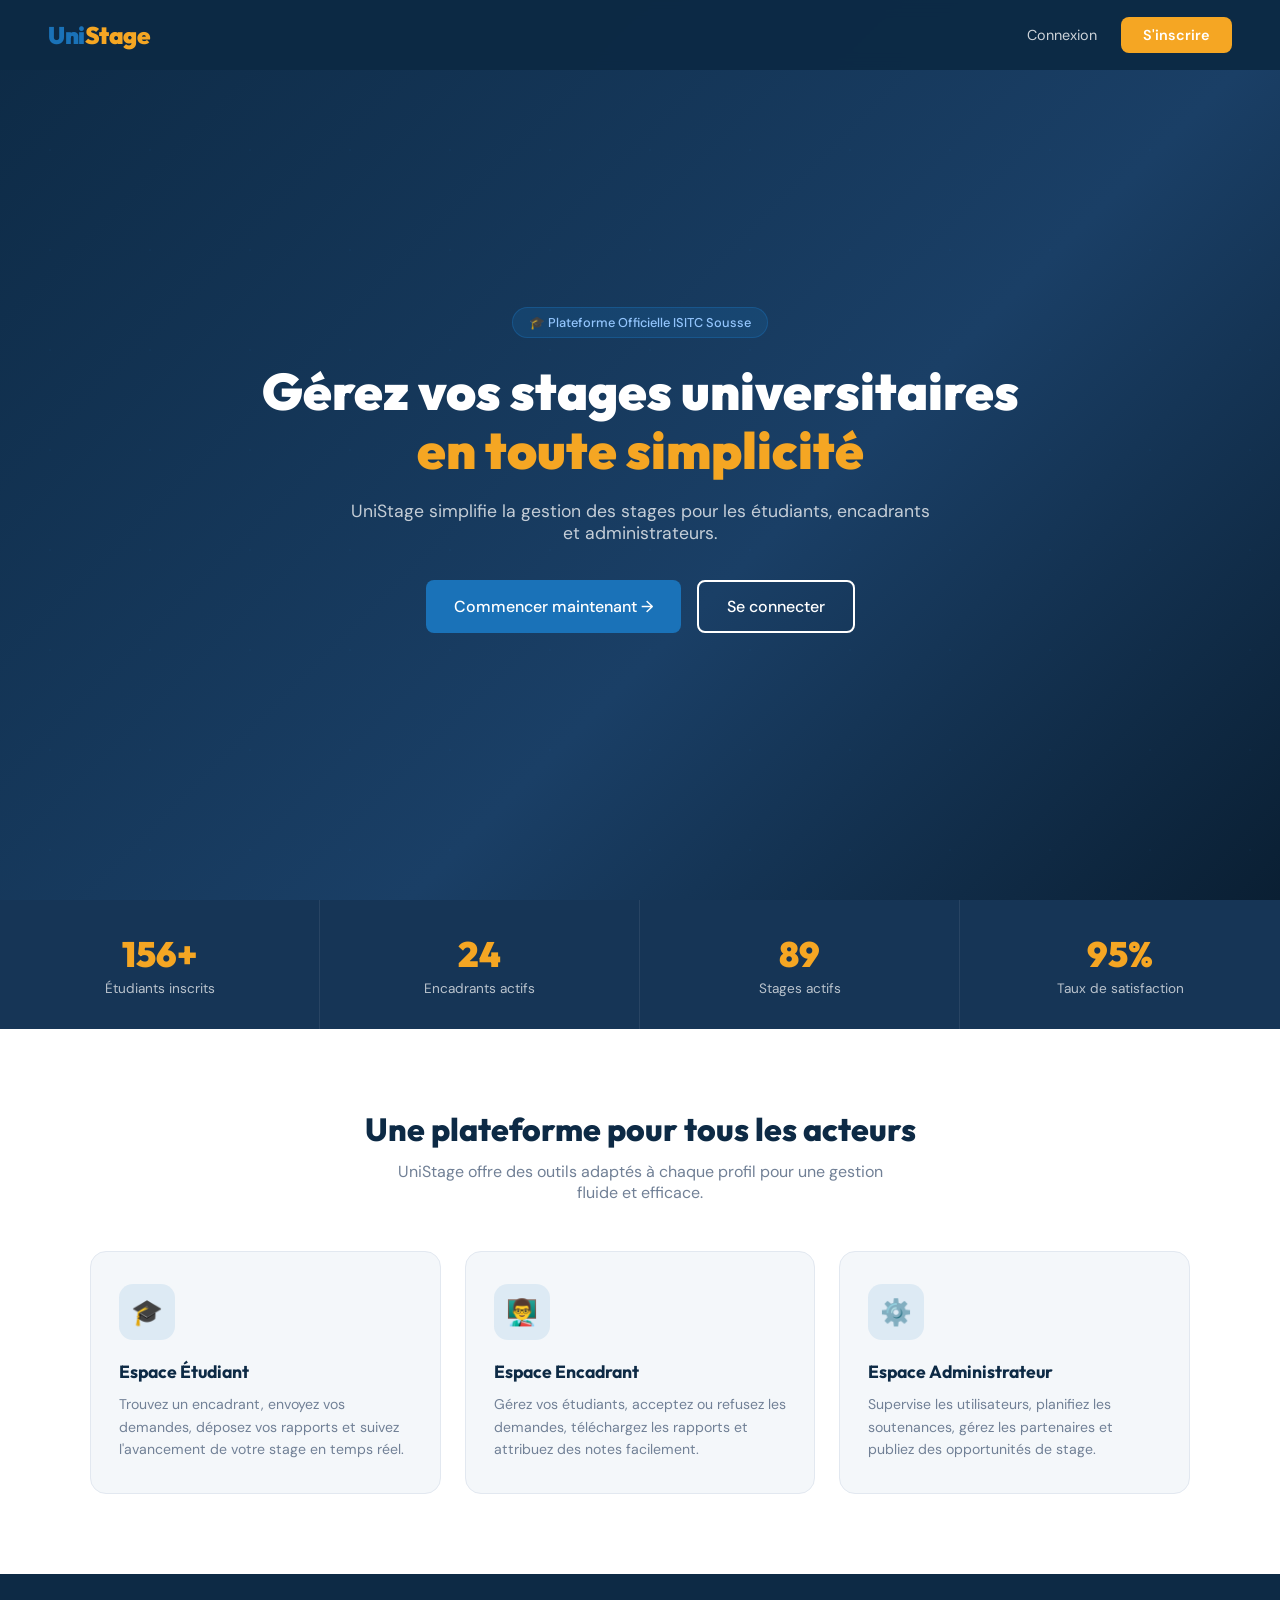
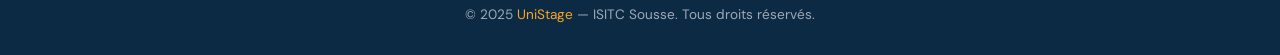
<file: project pfa/unistage.html>
<!DOCTYPE html>
<html lang="fr">

<head>
  <meta charset="UTF-8" />
  <meta name="viewport" content="width=device-width, initial-scale=1.0" />
  <title>UniStage — Gestion des Stages Universitaires</title>
  <meta name="description"
    content="UniStage simplifie la gestion des stages pour les étudiants, encadrants et administrateurs de l'ISITC Sousse." />
  <link
    href="https://fonts.googleapis.com/css2?family=Outfit:wght@400;600;700;900&family=DM+Sans:wght@400;500&display=swap"
    rel="stylesheet" />
  <style>
    :root {
      --blue: #1A72B8;
      --blue-dark: #155E9A;
      --orange: #F5A623;
      --navy: #0D2A45;
      --navy-light: #163556;
      --white: #FFFFFF;
      --gray-bg: #F4F7FA;
      --gray-border: #E2E8F0;
      --text-dark: #1A202C;
      --text-muted: #718096;
      --green: #38A169;
      --red: #E53E3E;
      --yellow: #D69E2E;
      --sidebar-w: 240px;
    }

    *,
    *::before,
    *::after {
      box-sizing: border-box;
      margin: 0;
      padding: 0
    }

    html {
      scroll-behavior: smooth
    }

    body {
      font-family: 'DM Sans', sans-serif;
      background: var(--gray-bg);
      color: var(--text-dark);
      min-height: 100vh
    }

    h1,
    h2,
    h3,
    h4,
    h5,
    .brand {
      font-family: 'Outfit', sans-serif
    }

    a {
      text-decoration: none;
      color: inherit
    }

    button {
      font-family: 'DM Sans', sans-serif;
      cursor: pointer;
      border: none;
      outline: none
    }

    input,
    select,
    textarea {
      font-family: 'DM Sans', sans-serif;
      outline: none
    }

    img {
      max-width: 100%
    }

    /* ─── PAGE ROUTER ─── */
    .page {
      display: none;
      animation: fadeIn .35s ease
    }

    .page.active {
      display: block
    }

    @keyframes fadeIn {
      from {
        opacity: 0;
        transform: translateY(12px)
      }

      to {
        opacity: 1;
        transform: translateY(0)
      }
    }

    /* ─── TOAST ─── */
    #toast-container {
      position: fixed;
      bottom: 24px;
      right: 24px;
      z-index: 9999;
      display: flex;
      flex-direction: column;
      gap: 10px
    }

    .toast {
      background: var(--blue);
      color: #fff;
      padding: 14px 20px;
      border-radius: 10px;
      font-size: .9rem;
      box-shadow: 0 4px 20px rgba(0, 0, 0, .2);
      animation: toastIn .3s ease;
      min-width: 260px;
      max-width: 360px
    }

    .toast.success {
      background: var(--green)
    }

    .toast.error {
      background: var(--red)
    }

    .toast.warning {
      background: var(--yellow)
    }

    @keyframes toastIn {
      from {
        opacity: 0;
        transform: translateX(40px)
      }

      to {
        opacity: 1;
        transform: translateX(0)
      }
    }

    /* ─── MODAL ─── */
    .modal-overlay {
      display: none;
      position: fixed;
      inset: 0;
      background: rgba(13, 42, 69, .6);
      z-index: 8000;
      align-items: center;
      justify-content: center;
      backdrop-filter: blur(2px)
    }

    .modal-overlay.open {
      display: flex;
      animation: fadeIn .25s ease
    }

    .modal-card {
      background: #fff;
      border-radius: 16px;
      padding: 32px;
      width: 90%;
      max-width: 500px;
      position: relative;
      box-shadow: 0 20px 60px rgba(0, 0, 0, .25);
      max-height: 90vh;
      overflow-y: auto
    }

    .modal-close {
      position: absolute;
      top: 16px;
      right: 16px;
      background: var(--gray-bg);
      border-radius: 50%;
      width: 32px;
      height: 32px;
      display: flex;
      align-items: center;
      justify-content: center;
      font-size: 1.1rem;
      cursor: pointer;
      transition: .2s
    }

    .modal-close:hover {
      background: var(--gray-border)
    }

    .modal-title {
      font-family: 'Outfit', sans-serif;
      font-size: 1.3rem;
      font-weight: 700;
      color: var(--navy);
      margin-bottom: 20px
    }

    /* ─── BUTTONS ─── */
    .btn {
      display: inline-flex;
      align-items: center;
      gap: 8px;
      padding: 10px 20px;
      border-radius: 8px;
      font-size: .9rem;
      font-weight: 500;
      transition: .2s;
      cursor: pointer;
      border: none
    }

    .btn-primary {
      background: var(--blue);
      color: #fff
    }

    .btn-primary:hover {
      background: var(--blue-dark);
      transform: translateY(-1px)
    }

    .btn-orange {
      background: var(--orange);
      color: #fff
    }

    .btn-orange:hover {
      background: #d9891a;
      transform: translateY(-1px)
    }

    .btn-outline {
      background: transparent;
      border: 2px solid #fff;
      color: #fff
    }

    .btn-outline:hover {
      background: rgba(255, 255, 255, .1)
    }

    .btn-outline-blue {
      background: transparent;
      border: 2px solid var(--blue);
      color: var(--blue)
    }

    .btn-outline-blue:hover {
      background: var(--blue);
      color: #fff
    }

    .btn-green {
      background: var(--green);
      color: #fff
    }

    .btn-green:hover {
      background: #2f8a5a
    }

    .btn-red {
      background: var(--red);
      color: #fff
    }

    .btn-red:hover {
      background: #c53030
    }

    .btn-sm {
      padding: 6px 14px;
      font-size: .82rem
    }

    .btn-full {
      width: 100%;
      justify-content: center
    }

    .btn-gradient {
      background: linear-gradient(135deg, var(--blue), var(--blue-dark));
      color: #fff;
      font-size: 1rem;
      font-weight: 600;
      padding: 14px 24px
    }

    .btn-gradient:hover {
      background: linear-gradient(135deg, var(--blue-dark), #0f4a7a);
      transform: translateY(-2px);
      box-shadow: 0 6px 20px rgba(26, 114, 184, .35)
    }

    /* ─── FORM ELEMENTS ─── */
    .form-group {
      margin-bottom: 16px
    }

    .form-group label {
      display: block;
      font-size: .85rem;
      font-weight: 500;
      color: var(--text-dark);
      margin-bottom: 6px
    }

    .input-wrap {
      position: relative;
      display: flex;
      align-items: center
    }

    .input-wrap .icon {
      position: absolute;
      left: 12px;
      font-size: 1rem;
      color: var(--text-muted)
    }

    .input-wrap input,
    .input-wrap select {
      width: 100%;
      padding: 11px 12px 11px 38px;
      border: 1.5px solid var(--gray-border);
      border-radius: 8px;
      background: var(--gray-bg);
      font-size: .9rem;
      transition: .2s;
      color: var(--text-dark)
    }

    .input-wrap input:focus,
    .input-wrap select:focus {
      border-color: var(--blue);
      background: #fff;
      box-shadow: 0 0 0 3px rgba(26, 114, 184, .12)
    }

    .input-wrap .eye-toggle {
      position: absolute;
      right: 12px;
      cursor: pointer;
      color: var(--text-muted);
      font-size: 1rem
    }

    .form-row {
      display: grid;
      grid-template-columns: 1fr 1fr;
      gap: 12px
    }

    input[type=text],
    input[type=email],
    input[type=password],
    input[type=number],
    input[type=date],
    input[type=time],
    select,
    textarea {
      border: 1.5px solid var(--gray-border);
      border-radius: 8px;
      padding: 10px 14px;
      background: var(--gray-bg);
      font-size: .9rem;
      color: var(--text-dark);
      transition: .2s;
      width: 100%
    }

    input:focus,
    select:focus,
    textarea:focus {
      border-color: var(--blue);
      background: #fff;
      box-shadow: 0 0 0 3px rgba(26, 114, 184, .12);
      outline: none
    }

    textarea {
      resize: vertical;
      min-height: 90px
    }

    /* ─── BADGES ─── */
    .badge {
      display: inline-flex;
      align-items: center;
      padding: 3px 10px;
      border-radius: 20px;
      font-size: .75rem;
      font-weight: 600
    }

    .badge-yellow {
      background: #fef3c7;
      color: #92400e
    }

    .badge-green {
      background: #d1fae5;
      color: #065f46
    }

    .badge-red {
      background: #fee2e2;
      color: #7f1d1d
    }

    .badge-blue {
      background: #dbeafe;
      color: #1e40af
    }

    .badge-gray {
      background: #f3f4f6;
      color: #6b7280
    }

    /* ────────────────────────────────────────────────── */
    /* ═══════════ PAGE D'ACCUEIL ═══════════ */
    /* ────────────────────────────────────────────────── */
    #page-accueil {
      background: #fff
    }

    .nav-bar {
      display: flex;
      align-items: center;
      justify-content: space-between;
      padding: 0 48px;
      height: 70px;
      position: fixed;
      top: 0;
      left: 0;
      right: 0;
      z-index: 100;
      background: rgba(13, 42, 69, .97);
      backdrop-filter: blur(8px)
    }

    .nav-logo {
      font-family: 'Outfit', sans-serif;
      font-size: 1.5rem;
      font-weight: 900;
      color: var(--blue);
      letter-spacing: -0.5px
    }

    .nav-logo span {
      color: var(--orange)
    }

    .nav-links {
      display: flex;
      align-items: center;
      gap: 24px
    }

    .nav-links a {
      color: rgba(255, 255, 255, .8);
      font-size: .9rem;
      transition: .2s
    }

    .nav-links a:hover {
      color: #fff
    }

    .nav-cta {
      background: var(--orange);
      color: #fff;
      padding: 9px 22px;
      border-radius: 8px;
      font-size: .9rem;
      font-weight: 600;
      transition: .2s;
      cursor: pointer;
      border: none;
      font-family: 'DM Sans', sans-serif
    }

    .nav-cta:hover {
      background: #d9891a
    }

    .hero {
      min-height: 100vh;
      background: linear-gradient(135deg, var(--navy) 0%, #1a3f66 60%, #0a1f33 100%);
      display: flex;
      align-items: center;
      justify-content: center;
      text-align: center;
      padding: 100px 24px 60px;
      position: relative;
      overflow: hidden
    }

    .hero::before {
      content: '';
      position: absolute;
      inset: 0;
      background: url("data:image/svg+xml,%3Csvg xmlns='http://www.w3.org/2000/svg' width='100' height='100'%3E%3Ccircle cx='50' cy='50' r='1' fill='rgba(26,114,184,0.15)'/%3E%3C/svg%3E") repeat;
      opacity: .4
    }

    .hero-badge {
      display: inline-flex;
      align-items: center;
      gap: 8px;
      background: rgba(26, 114, 184, .2);
      border: 1px solid rgba(26, 114, 184, .4);
      color: #93c5fd;
      padding: 6px 16px;
      border-radius: 30px;
      font-size: .8rem;
      font-weight: 500;
      margin-bottom: 24px;
      position: relative
    }

    .hero-content {
      position: relative;
      max-width: 760px
    }

    .hero h1 {
      font-size: 3.2rem;
      font-weight: 900;
      color: #fff;
      line-height: 1.15;
      margin-bottom: 20px
    }

    .hero h1 span {
      color: var(--orange)
    }

    .hero p {
      font-size: 1.1rem;
      color: rgba(255, 255, 255, .75);
      margin-bottom: 36px;
      max-width: 580px;
      margin-left: auto;
      margin-right: auto
    }

    .hero-btns {
      display: flex;
      gap: 16px;
      justify-content: center;
      flex-wrap: wrap
    }

    .stats-row {
      display: grid;
      grid-template-columns: repeat(4, 1fr);
      gap: 0;
      background: var(--navy-light);
      padding: 0
    }

    .stat-card {
      padding: 32px 20px;
      text-align: center;
      border-right: 1px solid rgba(255, 255, 255, .08)
    }

    .stat-card:last-child {
      border-right: none
    }

    .stat-number {
      font-family: 'Outfit', sans-serif;
      font-size: 2.2rem;
      font-weight: 900;
      color: var(--orange)
    }

    .stat-label {
      font-size: .85rem;
      color: rgba(255, 255, 255, .7);
      margin-top: 4px
    }

    .features-section {
      padding: 80px 48px;
      background: #fff
    }

    .section-header {
      text-align: center;
      margin-bottom: 48px
    }

    .section-header h2 {
      font-size: 2rem;
      font-weight: 800;
      color: var(--navy);
      margin-bottom: 12px
    }

    .section-header p {
      color: var(--text-muted);
      font-size: 1rem;
      max-width: 520px;
      margin: 0 auto
    }

    .features-grid {
      display: grid;
      grid-template-columns: repeat(3, 1fr);
      gap: 24px;
      max-width: 1100px;
      margin: 0 auto
    }

    .feat-card {
      background: var(--gray-bg);
      border-radius: 16px;
      padding: 32px 28px;
      border: 1.5px solid var(--gray-border);
      transition: .3s
    }

    .feat-card:hover {
      transform: translateY(-4px);
      box-shadow: 0 12px 40px rgba(26, 114, 184, .1);
      border-color: var(--blue)
    }

    .feat-icon {
      width: 56px;
      height: 56px;
      background: rgba(26, 114, 184, .1);
      border-radius: 14px;
      display: flex;
      align-items: center;
      justify-content: center;
      font-size: 1.6rem;
      margin-bottom: 20px
    }

    .feat-card h3 {
      font-size: 1.1rem;
      font-weight: 700;
      color: var(--navy);
      margin-bottom: 10px
    }

    .feat-card p {
      font-size: .88rem;
      color: var(--text-muted);
      line-height: 1.6
    }

    .landing-footer {
      background: var(--navy);
      padding: 32px 48px;
      text-align: center;
      color: rgba(255, 255, 255, .6);
      font-size: .85rem
    }

    .landing-footer span {
      color: var(--orange)
    }

    /* ────────────────────────────────────────────────── */
    /* ═══════════ AUTH PAGES (LOGIN / REGISTER) ════════ */
    /* ────────────────────────────────────────────────── */
    .auth-page {
      min-height: 100vh;
      display: flex;
      align-items: center;
      justify-content: center;
      padding: 24px;
      position: relative;
      background: linear-gradient(135deg, var(--navy) 0%, #1a4a7a 50%, #0a1f33 100%)
    }

    .auth-page::before {
      content: '';
      position: absolute;
      inset: 0;
      background: url("data:image/svg+xml,%3Csvg xmlns='http://www.w3.org/2000/svg' width='60' height='60'%3E%3Crect x='29' y='29' width='2' height='2' fill='rgba(255,255,255,0.04)'/%3E%3C/svg%3E") repeat
    }

    .auth-card {
      background: #fff;
      border-radius: 20px;
      padding: 40px;
      width: 100%;
      max-width: 460px;
      position: relative;
      box-shadow: 0 24px 80px rgba(0, 0, 0, .3)
    }

    .auth-logo {
      width: 64px;
      height: 64px;
      background: linear-gradient(135deg, var(--blue), var(--blue-dark));
      border-radius: 16px;
      display: flex;
      align-items: center;
      justify-content: center;
      font-size: 1.8rem;
      margin: 0 auto 20px
    }

    .auth-title {
      font-family: 'Outfit', sans-serif;
      font-size: 1.6rem;
      font-weight: 800;
      color: var(--navy);
      text-align: center;
      margin-bottom: 6px
    }

    .auth-subtitle {
      color: var(--text-muted);
      text-align: center;
      font-size: .88rem;
      margin-bottom: 28px
    }

    .auth-divider {
      display: flex;
      align-items: center;
      gap: 12px;
      margin: 20px 0;
      color: var(--text-muted);
      font-size: .8rem
    }

    .auth-divider::before,
    .auth-divider::after {
      content: '';
      flex: 1;
      height: 1px;
      background: var(--gray-border)
    }

    .demo-box {
      background: var(--gray-bg);
      border-radius: 12px;
      padding: 16px
    }

    .demo-label {
      font-size: .7rem;
      font-weight: 700;
      color: var(--text-muted);
      letter-spacing: .1em;
      margin-bottom: 10px;
      text-transform: uppercase
    }

    .demo-account {
      display: flex;
      align-items: center;
      justify-content: space-between;
      padding: 8px 12px;
      border-radius: 8px;
      cursor: pointer;
      transition: .2s;
      margin-bottom: 4px
    }

    .demo-account:last-child {
      margin-bottom: 0
    }

    .demo-account:hover {
      background: rgba(26, 114, 184, .08)
    }

    .demo-account-info {
      display: flex;
      flex-direction: column
    }

    .demo-role {
      font-size: .7rem;
      font-weight: 700;
      color: var(--blue);
      text-transform: uppercase;
      letter-spacing: .05em
    }

    .demo-name {
      font-size: .85rem;
      font-weight: 500;
      color: var(--text-dark)
    }

    .demo-email {
      font-size: .75rem;
      color: var(--text-muted)
    }

    .demo-fill {
      font-size: .7rem;
      color: var(--orange);
      font-weight: 600
    }

    .remember-row {
      display: flex;
      align-items: center;
      gap: 8px;
      margin-bottom: 20px;
      font-size: .85rem;
      color: var(--text-muted)
    }

    .auth-link-row {
      text-align: center;
      margin-top: 20px;
      font-size: .88rem;
      color: var(--text-muted)
    }

    .auth-link-row a {
      color: var(--blue);
      font-weight: 600;
      cursor: pointer
    }

    .auth-pill {
      display: inline-flex;
      align-items: center;
      gap: 8px;
      background: var(--blue);
      color: #fff;
      padding: 8px 18px;
      border-radius: 30px;
      font-size: .85rem;
      font-weight: 600;
      margin-bottom: 16px
    }

    .auth-note {
      background: var(--gray-bg);
      border-radius: 8px;
      padding: 12px 14px;
      font-size: .82rem;
      color: var(--text-muted);
      margin-bottom: 20px;
      border-left: 3px solid var(--blue)
    }

    /* ────────────────────────────────────────────────── */
    /* ═══════════ DASHBOARD LAYOUT ═══════════ */
    /* ────────────────────────────────────────────────── */
    .dashboard {
      display: flex;
      min-height: 100vh
    }

    .sidebar {
      width: var(--sidebar-w);
      background: var(--navy);
      display: flex;
      flex-direction: column;
      position: fixed;
      top: 0;
      bottom: 0;
      left: 0;
      z-index: 200;
      overflow-y: auto
    }

    .sidebar-logo {
      padding: 24px 20px 16px;
      font-family: 'Outfit', sans-serif;
      font-size: 1.4rem;
      font-weight: 900;
      color: #fff
    }

    .sidebar-logo span {
      color: var(--orange)
    }

    .sidebar-logo small {
      display: block;
      font-size: .7rem;
      color: rgba(255, 255, 255, .4);
      font-family: 'DM Sans', sans-serif;
      font-weight: 400;
      margin-top: 2px;
      text-transform: uppercase;
      letter-spacing: .05em
    }

    .sidebar-divider {
      height: 1px;
      background: rgba(255, 255, 255, .08);
      margin: 8px 16px
    }

    .sidebar-nav {
      flex: 1;
      padding: 8px 12px
    }

    .sidebar-nav a {
      display: flex;
      align-items: center;
      gap: 12px;
      padding: 10px 12px;
      border-radius: 10px;
      color: rgba(255, 255, 255, .65);
      font-size: .88rem;
      transition: .2s;
      margin-bottom: 2px;
      cursor: pointer
    }

    .sidebar-nav a:hover {
      background: rgba(255, 255, 255, .06);
      color: #fff
    }

    .sidebar-nav a.active {
      background: var(--blue);
      color: #fff;
      font-weight: 600
    }

    .sidebar-nav a .nav-icon {
      font-size: 1.1rem;
      width: 20px;
      text-align: center
    }

    .sidebar-bottom {
      padding: 16px
    }

    .sidebar-user {
      display: flex;
      align-items: center;
      gap: 10px;
      margin-bottom: 12px
    }

    .sidebar-avatar {
      width: 40px;
      height: 40px;
      border-radius: 50%;
      background: linear-gradient(135deg, var(--blue), var(--blue-dark));
      display: flex;
      align-items: center;
      justify-content: center;
      font-size: .9rem;
      font-weight: 700;
      color: #fff;
      flex-shrink: 0
    }

    .sidebar-user-info {
      flex: 1;
      min-width: 0
    }

    .sidebar-user-name {
      font-size: .85rem;
      font-weight: 600;
      color: #fff;
      white-space: nowrap;
      overflow: hidden;
      text-overflow: ellipsis
    }

    .sidebar-user-role {
      font-size: .72rem;
      color: rgba(255, 255, 255, .45);
      text-transform: uppercase;
      letter-spacing: .05em
    }

    .btn-logout {
      width: 100%;
      background: rgba(229, 62, 62, .15);
      color: #fc8181;
      border: 1px solid rgba(229, 62, 62, .25);
      border-radius: 8px;
      padding: 9px;
      font-size: .82rem;
      font-weight: 500;
      transition: .2s;
      cursor: pointer;
      font-family: 'DM Sans', sans-serif
    }

    .btn-logout:hover {
      background: rgba(229, 62, 62, .25);
      color: #fff
    }

    .dash-main {
      margin-left: var(--sidebar-w);
      flex: 1;
      background: var(--gray-bg);
      min-height: 100vh
    }

    .dash-section {
      display: none;
      padding: 32px 36px;
      animation: fadeIn .3s ease
    }

    .dash-section.active {
      display: block
    }

    .dash-header {
      margin-bottom: 28px
    }

    .dash-header h1 {
      font-size: 1.6rem;
      font-weight: 800;
      color: var(--navy)
    }

    .dash-header p {
      color: var(--text-muted);
      font-size: .9rem;
      margin-top: 4px
    }

    .page-topbar {
      background: #fff;
      border-bottom: 1px solid var(--gray-border);
      padding: 0 36px;
      height: 64px;
      display: flex;
      align-items: center;
      justify-content: space-between;
      position: sticky;
      top: 0;
      z-index: 50
    }

    .topbar-title {
      font-family: 'Outfit', sans-serif;
      font-size: 1rem;
      font-weight: 700;
      color: var(--navy)
    }

    .topbar-date {
      font-size: .82rem;
      color: var(--text-muted)
    }

    /* KPI / STAT CARDS */
    .kpi-grid {
      display: grid;
      grid-template-columns: repeat(3, 1fr);
      gap: 20px;
      margin-bottom: 28px
    }

    .kpi-grid-4 {
      grid-template-columns: repeat(4, 1fr)
    }

    .kpi-card {
      background: #fff;
      border-radius: 14px;
      padding: 24px;
      border: 1.5px solid var(--gray-border);
      display: flex;
      align-items: center;
      gap: 16px;
      transition: .2s
    }

    .kpi-card:hover {
      box-shadow: 0 4px 20px rgba(0, 0, 0, .06);
      transform: translateY(-2px)
    }

    .kpi-icon {
      width: 52px;
      height: 52px;
      border-radius: 14px;
      display: flex;
      align-items: center;
      justify-content: center;
      font-size: 1.4rem;
      flex-shrink: 0
    }

    .kpi-icon.blue {
      background: rgba(26, 114, 184, .12)
    }

    .kpi-icon.orange {
      background: rgba(245, 166, 35, .12)
    }

    .kpi-icon.green {
      background: rgba(56, 161, 105, .12)
    }

    .kpi-icon.red {
      background: rgba(229, 62, 62, .12)
    }

    .kpi-info {
      flex: 1
    }

    .kpi-value {
      font-family: 'Outfit', sans-serif;
      font-size: 1.8rem;
      font-weight: 800;
      color: var(--navy)
    }

    .kpi-label {
      font-size: .8rem;
      color: var(--text-muted);
      margin-top: 2px
    }

    /* WELCOME BANNER */
    .welcome-banner {
      background: linear-gradient(135deg, var(--navy), #1a3f66);
      border-radius: 16px;
      padding: 28px 32px;
      margin-bottom: 24px;
      display: flex;
      align-items: center;
      justify-content: space-between;
      color: #fff
    }

    .welcome-text h2 {
      font-size: 1.5rem;
      font-weight: 800
    }

    .welcome-text p {
      color: rgba(255, 255, 255, .7);
      font-size: .88rem;
      margin-top: 4px
    }

    .welcome-emoji {
      font-size: 3rem
    }

    /* QUICK ACTIONS */
    .quick-actions {
      display: grid;
      grid-template-columns: repeat(3, 1fr);
      gap: 16px;
      margin-bottom: 28px
    }

    .qa-btn {
      background: #fff;
      border: 1.5px solid var(--gray-border);
      border-radius: 12px;
      padding: 20px;
      text-align: center;
      cursor: pointer;
      transition: .25s;
      display: flex;
      flex-direction: column;
      align-items: center;
      gap: 8px
    }

    .qa-btn:hover {
      border-color: var(--blue);
      background: rgba(26, 114, 184, .04);
      transform: translateY(-2px)
    }

    .qa-btn .qa-icon {
      font-size: 1.6rem
    }

    .qa-btn span {
      font-size: .82rem;
      font-weight: 600;
      color: var(--navy)
    }

    /* TABLE */
    .table-wrap {
      background: #fff;
      border-radius: 14px;
      border: 1.5px solid var(--gray-border);
      overflow: hidden
    }

    .table-toolbar {
      padding: 16px 20px;
      display: flex;
      align-items: center;
      justify-content: space-between;
      border-bottom: 1px solid var(--gray-border)
    }

    .table-toolbar h3 {
      font-size: 1rem;
      font-weight: 700;
      color: var(--navy)
    }

    table {
      width: 100%;
      border-collapse: collapse
    }

    th {
      text-align: left;
      padding: 12px 20px;
      font-size: .75rem;
      font-weight: 700;
      color: var(--text-muted);
      text-transform: uppercase;
      letter-spacing: .05em;
      background: var(--gray-bg);
      border-bottom: 1px solid var(--gray-border)
    }

    td {
      padding: 13px 20px;
      font-size: .88rem;
      color: var(--text-dark);
      border-bottom: 1px solid var(--gray-border)
    }

    tr:last-child td {
      border-bottom: none
    }

    tr:hover td {
      background: rgba(26, 114, 184, .02)
    }

    .td-actions {
      display: flex;
      gap: 6px;
      align-items: center
    }

    /* SEARCH BAR */
    .search-bar {
      display: flex;
      align-items: center;
      gap: 12px;
      margin-bottom: 20px
    }

    .search-input-wrap {
      position: relative;
      flex: 1
    }

    .search-input-wrap input {
      width: 100%;
      padding: 10px 14px 10px 40px;
      border: 1.5px solid var(--gray-border);
      border-radius: 10px;
      background: #fff;
      font-size: .88rem
    }

    .search-input-wrap::before {
      content: '🔍';
      position: absolute;
      left: 12px;
      top: 50%;
      transform: translateY(-50%);
      font-size: .9rem;
      pointer-events: none
    }

    /* CARDS GRID */
    .cards-grid {
      display: grid;
      grid-template-columns: repeat(auto-fill, minmax(220px, 1fr));
      gap: 20px
    }

    .enc-card {
      background: #fff;
      border-radius: 14px;
      padding: 24px 20px;
      border: 1.5px solid var(--gray-border);
      text-align: center;
      transition: .25s
    }

    .enc-card:hover {
      transform: translateY(-3px);
      box-shadow: 0 8px 30px rgba(26, 114, 184, .1);
      border-color: var(--blue)
    }

    .avatar-circle {
      width: 64px;
      height: 64px;
      border-radius: 50%;
      background: linear-gradient(135deg, var(--blue), var(--blue-dark));
      color: #fff;
      display: flex;
      align-items: center;
      justify-content: center;
      font-size: 1.2rem;
      font-weight: 700;
      margin: 0 auto 14px;
      font-family: 'Outfit', sans-serif
    }

    .enc-name {
      font-weight: 700;
      color: var(--navy);
      font-size: .95rem;
      margin-bottom: 4px
    }

    .enc-spec {
      font-size: .8rem;
      color: var(--text-muted);
      margin-bottom: 10px
    }

    .enc-badge {
      display: inline-flex;
      align-items: center;
      gap: 4px;
      background: rgba(26, 114, 184, .08);
      color: var(--blue);
      padding: 3px 10px;
      border-radius: 20px;
      font-size: .75rem;
      font-weight: 600;
      margin-bottom: 14px
    }

    /* OPPORTUNITY CARDS */
    .opp-list {
      display: flex;
      flex-direction: column;
      gap: 14px
    }

    .opp-card {
      background: #fff;
      border-radius: 14px;
      padding: 20px 24px;
      border: 1.5px solid var(--gray-border);
      display: flex;
      align-items: center;
      justify-content: space-between;
      gap: 16px;
      transition: .2s
    }

    .opp-card:hover {
      border-color: var(--blue);
      box-shadow: 0 4px 20px rgba(26, 114, 184, .08)
    }

    .opp-info {
      flex: 1
    }

    .opp-title {
      font-weight: 700;
      color: var(--navy);
      font-size: .95rem;
      margin-bottom: 4px
    }

    .opp-desc {
      font-size: .83rem;
      color: var(--text-muted);
      margin-bottom: 8px;
      line-height: 1.4
    }

    .opp-meta {
      display: flex;
      gap: 12px;
      font-size: .78rem;
      color: var(--text-muted)
    }

    .opp-meta span {
      display: flex;
      align-items: center;
      gap: 4px
    }

    /* RAPPORT UPLOAD */
    .upload-zone {
      border: 2px dashed var(--gray-border);
      border-radius: 14px;
      padding: 48px 24px;
      text-align: center;
      cursor: pointer;
      transition: .25s;
      background: #fff
    }

    .upload-zone:hover {
      border-color: var(--blue);
      background: rgba(26, 114, 184, .03)
    }

    .upload-zone .upload-icon {
      font-size: 3rem;
      margin-bottom: 14px
    }

    .upload-zone p {
      font-size: .9rem;
      color: var(--text-muted);
      margin-bottom: 16px
    }

    .upload-zone small {
      font-size: .78rem;
      color: var(--text-muted)
    }

    .rapport-info {
      background: #fff;
      border-radius: 14px;
      padding: 24px;
      border: 1.5px solid var(--green);
      display: flex;
      align-items: center;
      gap: 16px
    }

    .rapport-icon {
      font-size: 2rem
    }

    .rapport-details {
      flex: 1
    }

    .rapport-filename {
      font-weight: 700;
      color: var(--navy);
      margin-bottom: 4px
    }

    .rapport-meta {
      font-size: .8rem;
      color: var(--text-muted)
    }

    /* ACTIVITY FEED */
    .activity-feed {
      background: #fff;
      border-radius: 14px;
      border: 1.5px solid var(--gray-border);
      padding: 20px
    }

    .activity-feed h3 {
      font-weight: 700;
      color: var(--navy);
      margin-bottom: 16px;
      font-size: .95rem
    }

    .activity-item {
      display: flex;
      gap: 12px;
      margin-bottom: 14px;
      padding-bottom: 14px;
      border-bottom: 1px solid var(--gray-border)
    }

    .activity-item:last-child {
      margin-bottom: 0;
      padding-bottom: 0;
      border-bottom: none
    }

    .activity-dot {
      width: 36px;
      height: 36px;
      border-radius: 50%;
      display: flex;
      align-items: center;
      justify-content: center;
      font-size: .9rem;
      flex-shrink: 0
    }

    .activity-dot.blue {
      background: rgba(26, 114, 184, .12)
    }

    .activity-dot.green {
      background: rgba(56, 161, 105, .12)
    }

    .activity-dot.orange {
      background: rgba(245, 166, 35, .12)
    }

    .activity-text {
      flex: 1
    }

    .activity-text p {
      font-size: .85rem;
      color: var(--text-dark);
      line-height: 1.4
    }

    .activity-text small {
      font-size: .75rem;
      color: var(--text-muted)
    }

    /* DEMAND CARDS */
    .demand-list {
      display: flex;
      flex-direction: column;
      gap: 14px
    }

    .demand-card {
      background: #fff;
      border-radius: 14px;
      padding: 20px 24px;
      border: 1.5px solid var(--gray-border)
    }

    .demand-header {
      display: flex;
      align-items: center;
      justify-content: space-between;
      margin-bottom: 10px
    }

    .demand-student {
      font-weight: 700;
      color: var(--navy)
    }

    .demand-msg {
      font-size: .85rem;
      color: var(--text-muted);
      margin-bottom: 14px;
      line-height: 1.5
    }

    .demand-actions {
      display: flex;
      gap: 10px
    }

    /* CSS BAR CHART */
    .bar-chart {
      background: #fff;
      border-radius: 14px;
      border: 1.5px solid var(--gray-border);
      padding: 24px
    }

    .bar-chart h3 {
      font-weight: 700;
      color: var(--navy);
      margin-bottom: 20px
    }

    .bar-row {
      display: flex;
      align-items: center;
      gap: 12px;
      margin-bottom: 12px
    }

    .bar-label {
      font-size: .82rem;
      color: var(--text-dark);
      width: 140px;
      text-align: right;
      flex-shrink: 0
    }

    .bar-track {
      flex: 1;
      background: var(--gray-bg);
      border-radius: 30px;
      height: 24px;
      overflow: hidden
    }

    .bar-fill {
      height: 100%;
      background: linear-gradient(90deg, var(--blue), var(--blue-dark));
      border-radius: 30px;
      display: flex;
      align-items: center;
      justify-content: flex-end;
      padding-right: 8px;
      transition: width .8s ease
    }

    .bar-fill span {
      font-size: .72rem;
      font-weight: 700;
      color: #fff
    }

    /* PROGRESS BARS */
    .progress-list {
      display: flex;
      flex-direction: column;
      gap: 14px
    }

    .progress-item {
      background: #fff;
      border-radius: 12px;
      padding: 16px 20px;
      border: 1.5px solid var(--gray-border)
    }

    .progress-header {
      display: flex;
      justify-content: space-between;
      margin-bottom: 8px;
      font-size: .85rem
    }

    .progress-track {
      background: var(--gray-bg);
      border-radius: 30px;
      height: 10px;
      overflow: hidden
    }

    .progress-fill {
      height: 100%;
      border-radius: 30px;
      background: linear-gradient(90deg, var(--blue), var(--orange));
      transition: width .8s ease
    }

    /* CALENDAR GRID */
    .calendar-grid {
      background: #fff;
      border-radius: 14px;
      border: 1.5px solid var(--gray-border);
      overflow: hidden
    }

    .calendar-header {
      background: var(--navy);
      color: #fff;
      padding: 16px 20px;
      display: flex;
      align-items: center;
      justify-content: space-between
    }

    .cal-days-header {
      display: grid;
      grid-template-columns: repeat(7, 1fr);
      background: var(--gray-bg);
      border-bottom: 1px solid var(--gray-border)
    }

    .cal-day-name {
      padding: 8px;
      text-align: center;
      font-size: .72rem;
      font-weight: 700;
      color: var(--text-muted);
      text-transform: uppercase
    }

    .cal-cells {
      display: grid;
      grid-template-columns: repeat(7, 1fr)
    }

    .cal-cell {
      min-height: 60px;
      border-right: 1px solid var(--gray-border);
      border-bottom: 1px solid var(--gray-border);
      padding: 6px;
      font-size: .78rem;
      color: var(--text-muted)
    }

    .cal-cell.today {
      background: rgba(26, 114, 184, .06)
    }

    .cal-cell.has-event {
      background: rgba(245, 166, 35, .06)
    }

    .cal-event {
      background: var(--orange);
      color: #fff;
      font-size: .65rem;
      padding: 2px 5px;
      border-radius: 4px;
      margin-top: 2px
    }

    /* PUBLICATIONS */
    .pub-list {
      display: flex;
      flex-direction: column;
      gap: 12px;
      margin-top: 20px
    }

    .pub-item {
      background: #fff;
      border-radius: 12px;
      padding: 18px 20px;
      border: 1.5px solid var(--gray-border);
      display: flex;
      align-items: center;
      gap: 16px
    }

    .pub-type-badge {
      display: inline-flex;
      padding: 4px 12px;
      border-radius: 20px;
      font-size: .72rem;
      font-weight: 700;
      text-transform: uppercase;
      letter-spacing: .05em;
      flex-shrink: 0
    }

    .pub-type-badge.new {
      background: rgba(56, 161, 105, .12);
      color: var(--green)
    }

    .pub-type-badge.comp {
      background: rgba(245, 166, 35, .12);
      color: var(--yellow)
    }

    .pub-type-badge.form {
      background: rgba(26, 114, 184, .12);
      color: var(--blue)
    }

    .pub-info {
      flex: 1
    }

    .pub-title {
      font-weight: 700;
      color: var(--navy);
      font-size: .9rem;
      margin-bottom: 3px
    }

    .pub-desc {
      font-size: .8rem;
      color: var(--text-muted)
    }

    .pub-date {
      font-size: .75rem;
      color: var(--text-muted);
      flex-shrink: 0
    }

    /* TABS */
    .tabs {
      display: flex;
      gap: 0;
      background: var(--gray-bg);
      border-radius: 10px;
      padding: 4px;
      margin-bottom: 20px;
      width: fit-content
    }

    .tab {
      padding: 8px 20px;
      border-radius: 8px;
      font-size: .88rem;
      font-weight: 500;
      color: var(--text-muted);
      cursor: pointer;
      transition: .2s
    }

    .tab.active {
      background: #fff;
      color: var(--blue);
      font-weight: 700;
      box-shadow: 0 2px 8px rgba(0, 0, 0, .08)
    }

    /* NOTE INPUT */
    .note-row {
      display: flex;
      align-items: center;
      gap: 8px
    }

    .note-row input {
      width: 70px;
      text-align: center
    }

    /* RESPONSIVE */
    @media(max-width:900px) {
      .features-grid {
        grid-template-columns: 1fr 1fr
      }

      .stats-row {
        grid-template-columns: repeat(2, 1fr)
      }

      .kpi-grid-4 {
        grid-template-columns: repeat(2, 1fr)
      }

      .hero h1 {
        font-size: 2.2rem
      }

      .sidebar {
        width: 200px
      }

      .dash-main {
        margin-left: 200px
      }

      :root {
        --sidebar-w: 200px
      }

      .nav-bar {
        padding: 0 24px
      }

      .features-section {
        padding: 60px 24px
      }
    }

    @media(max-width:650px) {

      .features-grid,
      .stats-row,
      .kpi-grid,
      .quick-actions,
      .form-row {
        grid-template-columns: 1fr
      }

      .sidebar {
        width: 64px
      }

      .dash-main {
        margin-left: 64px
      }

      :root {
        --sidebar-w: 64px
      }

      .sidebar-logo,
      .sidebar-nav a span,
      .sidebar-user-info,
      .sidebar-logo small,
      .btn-logout {
        display: none
      }

      .sidebar-nav a {
        justify-content: center;
        padding: 12px
      }

      .dashboard-topbar .topbar-title {
        font-size: .85rem
      }

      .hero h1 {
        font-size: 1.8rem
      }

      .dash-section {
        padding: 16px
      }
    }
  </style>
</head>

<body>

  <!-- ═══════════ TOAST CONTAINER ═══════════ -->
  <div id="toast-container"></div>

  <!-- ═══════════ PAGE D'ACCUEIL ═══════════ -->
  <div id="page-accueil" class="page active">
    <!-- NAV -->
    <nav class="nav-bar">
      <div class="nav-logo">Uni<span>Stage</span></div>
      <div class="nav-links">
        <a onclick="showPage('page-connexion')">Connexion</a>
        <button class="nav-cta" onclick="showPage('page-inscription')">S'inscrire</button>
      </div>
    </nav>

    <!-- HERO -->
    <section class="hero">
      <div class="hero-content">
        <div class="hero-badge">🎓 Plateforme Officielle ISITC Sousse</div>
        <h1>Gérez vos stages universitaires<br /><span>en toute simplicité</span></h1>
        <p>UniStage simplifie la gestion des stages pour les étudiants, encadrants et administrateurs.</p>
        <div class="hero-btns">
          <button class="btn btn-primary" style="font-size:1rem;padding:14px 28px"
            onclick="showPage('page-inscription')">Commencer maintenant →</button>
          <button class="btn btn-outline" style="font-size:1rem;padding:14px 28px"
            onclick="showPage('page-connexion')">Se connecter</button>
        </div>
      </div>
    </section>

    <!-- STATS -->
    <div class="stats-row">
      <div class="stat-card">
        <div class="stat-number">156+</div>
        <div class="stat-label">Étudiants inscrits</div>
      </div>
      <div class="stat-card">
        <div class="stat-number">24</div>
        <div class="stat-label">Encadrants actifs</div>
      </div>
      <div class="stat-card">
        <div class="stat-number">89</div>
        <div class="stat-label">Stages actifs</div>
      </div>
      <div class="stat-card">
        <div class="stat-number">95%</div>
        <div class="stat-label">Taux de satisfaction</div>
      </div>
    </div>

    <!-- FEATURES -->
    <section class="features-section">
      <div class="section-header">
        <h2>Une plateforme pour tous les acteurs</h2>
        <p>UniStage offre des outils adaptés à chaque profil pour une gestion fluide et efficace.</p>
      </div>
      <div class="features-grid">
        <div class="feat-card">
          <div class="feat-icon">🎓</div>
          <h3>Espace Étudiant</h3>
          <p>Trouvez un encadrant, envoyez vos demandes, déposez vos rapports et suivez l'avancement de votre stage en
            temps réel.</p>
        </div>
        <div class="feat-card">
          <div class="feat-icon">👨‍🏫</div>
          <h3>Espace Encadrant</h3>
          <p>Gérez vos étudiants, acceptez ou refusez les demandes, téléchargez les rapports et attribuez des notes
            facilement.</p>
        </div>
        <div class="feat-card">
          <div class="feat-icon">⚙️</div>
          <h3>Espace Administrateur</h3>
          <p>Supervise les utilisateurs, planifiez les soutenances, gérez les partenaires et publiez des opportunités de
            stage.</p>
        </div>
      </div>
    </section>

    <!-- FOOTER -->
    <footer class="landing-footer">
      <p>© 2025 <span>UniStage</span> — ISITC Sousse. Tous droits réservés.</p>
    </footer>
  </div>

  <!-- ═══════════ PAGE CONNEXION ═══════════ -->
  <div id="page-connexion" class="page">
    <div class="auth-page">
      <div class="auth-card">
        <div class="auth-logo">📚</div>
        <h2 class="auth-title">Connexion</h2>
        <p class="auth-subtitle">Connectez-vous à votre espace UniStage</p>

        <form id="login-form" onsubmit="handleLogin(event)" novalidate>
          <div class="form-group">
            <label>Adresse email</label>
            <div class="input-wrap">
              <span class="icon">📧</span>
              <input type="email" id="login-email" placeholder="votre@isitc.u-sousse.tn" autocomplete="email" />
            </div>
          </div>
          <div class="form-group">
            <label>Mot de passe</label>
            <div class="input-wrap">
              <span class="icon">🔒</span>
              <input type="password" id="login-password" placeholder="••••••••" autocomplete="current-password" />
              <span class="eye-toggle" onclick="togglePwd('login-password',this)">👁</span>
            </div>
          </div>
          <div class="remember-row">
            <input type="checkbox" id="remember" style="width:auto;border-radius:4px" />
            <label for="remember" style="margin:0">Se souvenir de moi</label>
          </div>
          <button type="submit" class="btn btn-gradient btn-full">→ Se connecter</button>
        </form>

        <div class="auth-divider">Comptes de démonstration</div>
        <div class="demo-box">
          <div class="demo-label">Comptes de démonstration</div>
          <div class="demo-account" onclick="fillDemo('jaafer.jarray@isitc.u-sousse.tn','jaafer1234')">
            <div class="demo-account-info">
              <span class="demo-role">Administrateur</span>
              <span class="demo-name">Jaafer Jarray</span>
              <span class="demo-email">jaafer.jarray@isitc.u-sousse.tn</span>
            </div>
            <span class="demo-fill">Remplir →</span>
          </div>
          <div class="demo-account" onclick="fillDemo('ahmed.bennani@isitc.u-sousse.tn','encadrant123')">
            <div class="demo-account-info">
              <span class="demo-role">Encadrant</span>
              <span class="demo-name">Ahmed Bennani</span>
              <span class="demo-email">ahmed.bennani@isitc.u-sousse.tn</span>
            </div>
            <span class="demo-fill">Remplir →</span>
          </div>
          <div class="demo-account" onclick="fillDemo('etudiant@isitc.u-sousse.tn','etudiant123')">
            <div class="demo-account-info">
              <span class="demo-role">Étudiant</span>
              <span class="demo-name">Sana Trabelsi</span>
              <span class="demo-email">etudiant@isitc.u-sousse.tn</span>
            </div>
            <span class="demo-fill">Remplir →</span>
          </div>
        </div>

        <div class="auth-link-row">Pas encore de compte ? <a onclick="showPage('page-inscription')">S'inscrire</a></div>
      </div>
    </div>
  </div>

  <!-- ═══════════ PAGE INSCRIPTION ═══════════ -->
  <div id="page-inscription" class="page">
    <div class="auth-page">
      <div class="auth-card">
        <div class="auth-logo">🎓</div>
        <div style="text-align:center;margin-bottom:12px"><span class="auth-pill"> Inscription Étudiant</span></div>
        <h2 class="auth-title">Créer un compte</h2>
        <p class="auth-subtitle">Inscrivez-vous en tant qu'étudiant sur UniStage</p>
        <div class="auth-note">ℹ️ Les comptes encadrants sont crées uniquement par l'administrateur.</div>

        <form id="register-form" onsubmit="handleRegister(event)" novalidate>
          <div class="form-row">
            <div class="form-group" style="margin-bottom:0">
              <label>Prénom</label>
              <div class="input-wrap">
                <span class="icon">👤</span>
                <input type="text" id="reg-prenom" placeholder="Votre prénom" />
              </div>
            </div>
            <div class="form-group" style="margin-bottom:0">
              <label>Nom</label>
              <div class="input-wrap">
                <span class="icon">👤</span>
                <input type="text" id="reg-nom" placeholder="Votre nom" />
              </div>
            </div>
          </div>
          <div class="form-group" style="margin-top:16px">
            <label>Adresse email</label>
            <div class="input-wrap">
              <span class="icon">📧</span>
              <input type="email" id="reg-email" placeholder="prenom.nom@isitc.u-sousse.tn" />
            </div>
          </div>
          <div class="form-group">
            <label>Mot de passe</label>
            <div class="input-wrap">
              <span class="icon">🔒</span>
              <input type="password" id="reg-password" placeholder="••••••••" />
              <span class="eye-toggle" onclick="togglePwd('reg-password',this)">👁</span>
            </div>
          </div>
          <div class="form-group">
            <label>Confirmer le mot de passe</label>
            <div class="input-wrap">
              <span class="icon">🔒</span>
              <input type="password" id="reg-confirm" placeholder="••••••••" />
              <span class="eye-toggle" onclick="togglePwd('reg-confirm',this)">👁</span>
            </div>
          </div>
          <button type="submit" class="btn btn-gradient btn-full">🎓 Créer mon compte étudiant</button>
        </form>

        <div class="auth-link-row">Déjà un compte ? <a onclick="showPage('page-connexion')">Se connecter</a></div>
      </div>
    </div>
  </div>

  <!-- ═══════════ DASHBOARD ÉTUDIANT ═══════════ -->
  <div id="dashboard-etudiant" class="page">
    <div class="dashboard">
      <!-- SIDEBAR -->
      <aside class="sidebar">
        <div class="sidebar-logo">Uni<span>Stage</span><small>Espace Étudiant</small></div>
        <div class="sidebar-divider"></div>
        <nav class="sidebar-nav" id="sidebar-etudiant">
          <a class="active" onclick="showSection('etud-accueil','sidebar-etudiant')"><span
              class="nav-icon">🏠</span><span>Accueil</span></a>
          <a onclick="showSection('etud-encadrants','sidebar-etudiant')"><span
              class="nav-icon">👥</span><span>Encadrants</span></a>
          <a onclick="showSection('etud-opportunites','sidebar-etudiant')"><span
              class="nav-icon">🏢</span><span>Opportunités</span></a>
          <a onclick="showSection('etud-rapport','sidebar-etudiant')"><span class="nav-icon">📄</span><span>Mon
              Rapport</span></a>
          <a onclick="showSection('etud-demandes','sidebar-etudiant')"><span class="nav-icon">📬</span><span>Mes
              Demandes</span></a>
          <a onclick="showSection('etud-params','sidebar-etudiant')"><span
              class="nav-icon">⚙️</span><span>Paramètres</span></a>
        </nav>
        <div class="sidebar-bottom">
          <div class="sidebar-user">
            <div class="sidebar-avatar" id="etud-avatar">ST</div>
            <div class="sidebar-user-info">
              <div class="sidebar-user-name" id="etud-sidebar-name">Sana Trabelsi</div>
              <div class="sidebar-user-role">Étudiant</div>
            </div>
          </div>
          <button class="btn-logout" onclick="handleLogout()">🚪 Déconnexion</button>
        </div>
      </aside>

      <!-- MAIN -->
      <main class="dash-main">
        <div class="page-topbar">
          <div class="topbar-title" id="etud-topbar-title">Tableau de bord</div>
          <div class="topbar-date" id="current-date-etud"></div>
        </div>

        <!-- ACCUEIL -->
        <div id="etud-accueil" class="dash-section active">
          <div class="welcome-banner">
            <div class="welcome-text">
              <h2>Bonjour, <span id="etud-prenom">Sana</span> 👋</h2>
              <p>Bienvenue sur votre espace personnel UniStage</p>
            </div>
            <div class="welcome-emoji">🎓</div>
          </div>
          <div class="kpi-grid">
            <div class="kpi-card">
              <div class="kpi-icon blue">📬</div>
              <div class="kpi-info">
                <div class="kpi-value" id="etud-kpi-demandes">2</div>
                <div class="kpi-label">Demandes envoyées</div>
              </div>
            </div>
            <div class="kpi-card">
              <div class="kpi-icon orange">📄</div>
              <div class="kpi-info">
                <div class="kpi-value" id="etud-kpi-rapport">Non</div>
                <div class="kpi-label">Rapport déposé</div>
              </div>
            </div>
            <div class="kpi-card">
              <div class="kpi-icon green">⭐</div>
              <div class="kpi-info">
                <div class="kpi-value" id="etud-kpi-note">—</div>
                <div class="kpi-label">Note obtenue</div>
              </div>
            </div>
          </div>
          <div class="quick-actions">
            <div class="qa-btn" onclick="showSection('etud-encadrants','sidebar-etudiant')">
              <div class="qa-icon">👥</div><span>Trouver un encadrant</span>
            </div>
            <div class="qa-btn" onclick="showSection('etud-opportunites','sidebar-etudiant')">
              <div class="qa-icon">🏢</div><span>Voir les opportunités</span>
            </div>
            <div class="qa-btn" onclick="showSection('etud-rapport','sidebar-etudiant')">
              <div class="qa-icon">📄</div><span>Déposer mon rapport</span>
            </div>
          </div>
        </div>

        <!-- ENCADRANTS -->
        <div id="etud-encadrants" class="dash-section">
          <div class="dash-header">
            <h1>Encadrants disponibles</h1>
            <p>Envoyez une demande à l'encadrant de votre choix</p>
          </div>
          <div class="search-bar">
            <div class="search-input-wrap"><input type="text" placeholder="Rechercher un encadrant..."
                oninput="filterEncadrants(this.value)" /></div>
          </div>
          <div class="cards-grid" id="enc-cards-grid">
            <!-- populated by JS -->
          </div>
        </div>

        <!-- OPPORTUNITÉS -->
        <div id="etud-opportunites" class="dash-section">
          <div class="dash-header">
            <h1>Opportunités de Stage</h1>
            <p>Découvrez les offres proposées par nos partenaires</p>
          </div>
          <div class="search-bar">
            <div class="search-input-wrap"><input type="text" placeholder="Rechercher une opportunité..." /></div>
            <select
              style="padding:10px 14px;border-radius:10px;border:1.5px solid var(--gray-border);background:#fff;font-size:.88rem">
              <option>Tous les secteurs</option>
              <option>Informatique</option>
              <option>Finance</option>
              <option>Marketing</option>
            </select>
          </div>
          <div class="opp-list" id="opp-list-etud"><!-- populated by JS --></div>
        </div>

        <!-- RAPPORT -->
        <div id="etud-rapport" class="dash-section">
          <div class="dash-header">
            <h1>Mon Rapport de Stage</h1>
            <p>Déposez votre rapport pour évaluation</p>
          </div>
          <div id="rapport-upload-zone">
            <div class="upload-zone" onclick="document.getElementById('rapport-file-input').click()">
              <div class="upload-icon">📁</div>
              <p>Glisser-déposer ou cliquer pour déposer votre rapport (PDF)</p>
              <small>Formats acceptés : PDF · Taille max : 20 MB</small>
              <input type="file" id="rapport-file-input" accept=".pdf" style="display:none"
                onchange="handleRapportUpload(this)" />
            </div>
            <div style="text-align:center;margin-top:16px">
              <button class="btn btn-primary" onclick="document.getElementById('rapport-file-input').click()">📤 Déposer
                le rapport</button>
            </div>
          </div>
          <div id="rapport-deposited" style="display:none">
            <div class="rapport-info">
              <div class="rapport-icon">📋</div>
              <div class="rapport-details">
                <div class="rapport-filename" id="rapport-filename">rapport_stage.pdf</div>
                <div class="rapport-meta">Déposé le <span id="rapport-date"></span> · <span
                    class="badge badge-yellow">En attente de notation</span></div>
              </div>
            </div>
          </div>
        </div>

        <!-- DEMANDES -->
        <div id="etud-demandes" class="dash-section">
          <div class="dash-header">
            <h1>Mes Demandes</h1>
            <p>Suivi de vos demandes d'encadrement</p>
          </div>
          <div class="table-wrap">
            <div class="table-toolbar">
              <h3>Historique des demandes</h3>
            </div>
            <table>
              <thead>
                <tr>
                  <th>Encadrant</th>
                  <th>Spécialité</th>
                  <th>Date</th>
                  <th>Statut</th>
                </tr>
              </thead>
              <tbody id="demandes-tbody">
                <tr>
                  <td>Dr. Ahmed Bennani</td>
                  <td>Développement Web</td>
                  <td>02/04/2025</td>
                  <td><span class="badge badge-yellow">En attente</span></td>
                </tr>
                <tr>
                  <td>Dr. Fatima Zahra</td>
                  <td>Intelligence Artificielle</td>
                  <td>28/03/2025</td>
                  <td><span class="badge badge-red">Refusée</span></td>
                </tr>
              </tbody>
            </table>
          </div>
        </div>

        <!-- PARAMÈTRES ÉTUDIANT -->
        <div id="etud-params" class="dash-section">
          <div class="dash-header">
            <h1>Paramètres</h1>
            <p>Gérez votre profil et vos préférences</p>
          </div>
          <div
            style="background:#fff;border-radius:14px;padding:28px;border:1.5px solid var(--gray-border);max-width:500px">
            <h3 style="margin-bottom:20px;color:var(--navy)">Mon Profil</h3>
            <div class="form-group"><label>Prénom</label><input type="text" id="param-prenom" value="Sana" /></div>
            <div class="form-group"><label>Nom</label><input type="text" id="param-nom" value="Trabelsi" /></div>
            <div class="form-group"><label>Email</label><input type="email" id="param-email"
                value="etudiant@isitc.u-sousse.tn" /></div>
            <div class="form-group"><label>Niveau d'étude</label>
              <select>
                <option>Licence 1</option>
                <option>Licence 2</option>
                <option selected>Licence 3</option>
                <option>Master 1</option>
                <option>Master 2</option>
              </select>
            </div>
            <button class="btn btn-primary" onclick="showToast('✅ Profil mis à jour avec succès !')">Enregistrer les
              modifications</button>
          </div>
        </div>
      </main>
    </div>
  </div>

  <!-- ═══════════ DASHBOARD ENCADRANT ═══════════ -->
  <div id="dashboard-encadrant" class="page">
    <div class="dashboard">
      <aside class="sidebar">
        <div class="sidebar-logo">Uni<span>Stage</span><small>Espace Encadrant</small></div>
        <div class="sidebar-divider"></div>
        <nav class="sidebar-nav" id="sidebar-encadrant">
          <a class="active" onclick="showSection('enc-accueil','sidebar-encadrant')"><span
              class="nav-icon">🏠</span><span>Accueil</span></a>
          <a onclick="showSection('enc-etudiants','sidebar-encadrant')"><span class="nav-icon">��‍🎓</span><span>Mes
              Étudiants</span></a>
          <a onclick="showSection('enc-demandes','sidebar-encadrant')"><span class="nav-icon">📬</span><span>Demandes
              reçues</span></a>
          <a onclick="showSection('enc-rapports','sidebar-encadrant')"><span
              class="nav-icon">📄</span><span>Rapports</span></a>
          <a onclick="showSection('enc-params','sidebar-encadrant')"><span
              class="nav-icon">⚙️</span><span>Paramètres</span></a>
        </nav>
        <div class="sidebar-bottom">
          <div class="sidebar-user">
            <div class="sidebar-avatar" id="enc-avatar">AB</div>
            <div class="sidebar-user-info">
              <div class="sidebar-user-name" id="enc-sidebar-name">Ahmed Bennani</div>
              <div class="sidebar-user-role">Encadrant</div>
            </div>
          </div>
          <button class="btn-logout" onclick="handleLogout()">🚪 Déconnexion</button>
        </div>
      </aside>

      <main class="dash-main">
        <div class="page-topbar">
          <div class="topbar-title" id="enc-topbar-title">Tableau de bord</div>
          <div class="topbar-date" id="current-date-enc"></div>
        </div>

        <!-- ACCUEIL ENCADRANT -->
        <div id="enc-accueil" class="dash-section active">
          <div class="welcome-banner">
            <div class="welcome-text">
              <h2>Bonjour, <span id="enc-prenom">Ahmed</span> 👋</h2>
              <p>Bienvenue dans votre espace encadrant UniStage</p>
            </div>
            <div class="welcome-emoji">👨‍🏫</div>
          </div>
          <div class="kpi-grid">
            <div class="kpi-card">
              <div class="kpi-icon blue">👩‍🎓</div>
              <div class="kpi-info">
                <div class="kpi-value">4</div>
                <div class="kpi-label">Étudiants encadrés</div>
              </div>
            </div>
            <div class="kpi-card">
              <div class="kpi-icon orange">📬</div>
              <div class="kpi-info">
                <div class="kpi-value">3</div>
                <div class="kpi-label">Demandes en attente</div>
              </div>
            </div>
            <div class="kpi-card">
              <div class="kpi-icon green">📄</div>
              <div class="kpi-info">
                <div class="kpi-value">2</div>
                <div class="kpi-label">Rapports à évaluer</div>
              </div>
            </div>
          </div>
          <div class="activity-feed">
            <h3>Activité récente</h3>
            <div class="activity-item">
              <div class="activity-dot blue">📬</div>
              <div class="activity-text">
                <p><strong>Nouvelle demande</strong> de Mohamed Amine Brahmi</p><small>Il y a 2 heures</small>
              </div>
            </div>
            <div class="activity-item">
              <div class="activity-dot green">✅</div>
              <div class="activity-text">
                <p><strong>Rapport déposé</strong> par Sana Trabelsi</p><small>Il y a 5 heures</small>
              </div>
            </div>
            <div class="activity-item">
              <div class="activity-dot orange">⭐</div>
              <div class="activity-text">
                <p><strong>Note attribuée</strong> à Yassine Gharbi — 16/20</p><small>Hier à 14h00</small>
              </div>
            </div>
          </div>
        </div>

        <!-- MES ÉTUDIANTS -->
        <div id="enc-etudiants" class="dash-section">
          <div class="dash-header">
            <h1>Mes Étudiants</h1>
            <p>Liste des étudiants que vous encadrez</p>
          </div>
          <div class="table-wrap">
            <table>
              <thead>
                <tr>
                  <th>Nom</th>
                  <th>Prénom</th>
                  <th>Niveau</th>
                  <th>Rapport déposé</th>
                  <th>Note</th>
                  <th>Actions</th>
                </tr>
              </thead>
              <tbody>
                <tr>
                  <td>Trabelsi</td>
                  <td>Sana</td>
                  <td>Licence 3</td>
                  <td><span class="badge badge-yellow">En attente</span></td>
                  <td>—</td>
                  <td class="td-actions"><button class="btn btn-sm btn-primary">Voir</button></td>
                </tr>
                <tr>
                  <td>Gharbi</td>
                  <td>Yassine</td>
                  <td>Master 1</td>
                  <td><span class="badge badge-green">Déposé</span></td>
                  <td><span class="badge badge-blue">16/20</span></td>
                  <td class="td-actions"><button class="btn btn-sm btn-primary">Voir</button></td>
                </tr>
                <tr>
                  <td>Ben Salah</td>
                  <td>Ines</td>
                  <td>Master 2</td>
                  <td><span class="badge badge-green">Déposé</span></td>
                  <td>—</td>
                  <td class="td-actions"><button class="btn btn-sm btn-primary">Voir</button></td>
                </tr>
                <tr>
                  <td>Maatoug</td>
                  <td>Adem</td>
                  <td>Licence 3</td>
                  <td><span class="badge badge-gray">Non déposé</span></td>
                  <td>—</td>
                  <td class="td-actions"><button class="btn btn-sm btn-primary">Voir</button></td>
                </tr>
              </tbody>
            </table>
          </div>
        </div>

        <!-- DEMANDES REÇUES -->
        <div id="enc-demandes" class="dash-section">
          <div class="dash-header">
            <h1>Demandes reçues</h1>
            <p>Acceptez ou refusez les demandes d'encadrement</p>
          </div>
          <div class="demand-list" id="enc-demand-list">
            <div class="demand-card">
              <div class="demand-header"><span class="demand-student">Mohamed Amine Brahmi</span><span
                  class="badge badge-yellow">En attente</span></div>
              <div style="font-size:.8rem;color:var(--text-muted);margin-bottom:6px">Licence 3 · Soumis le 03/04/2025
              </div>
              <div class="demand-msg">"Bonjour, je souhaite vous proposer de m'encadrer pour mon stage de fin d'études
                sur le thème du développement d'une application web de gestion."</div>
              <div class="demand-actions">
                <button class="btn btn-green btn-sm" onclick="handleDemand(this,'accept')">✅ Accepter</button>
                <button class="btn btn-red btn-sm" onclick="handleDemand(this,'refuse')">❌ Refuser</button>
              </div>
            </div>
            <div class="demand-card">
              <div class="demand-header"><span class="demand-student">Rania Mansouri</span><span
                  class="badge badge-yellow">En attente</span></div>
              <div style="font-size:.8rem;color:var(--text-muted);margin-bottom:6px">Master 1 · Soumis le 01/04/2025
              </div>
              <div class="demand-msg">"Je travaille sur un projet de machine learning et j'aurais besoin de votre
                expertise pour m'encadrer tout au long de mon stage."</div>
              <div class="demand-actions">
                <button class="btn btn-green btn-sm" onclick="handleDemand(this,'accept')">✅ Accepter</button>
                <button class="btn btn-red btn-sm" onclick="handleDemand(this,'refuse')">❌ Refuser</button>
              </div>
            </div>
            <div class="demand-card">
              <div class="demand-header"><span class="demand-student">Karim Slimani</span><span
                  class="badge badge-yellow">En attente</span></div>
              <div style="font-size:.8rem;color:var(--text-muted);margin-bottom:6px">Licence 3 · Soumis le 30/03/2025
              </div>
              <div class="demand-msg">"Je vous contacte pour vous demander d'encadrer mon stage portant sur la sécurité
                des applications web et la cryptographie."</div>
              <div class="demand-actions">
                <button class="btn btn-green btn-sm" onclick="handleDemand(this,'accept')">✅ Accepter</button>
                <button class="btn btn-red btn-sm" onclick="handleDemand(this,'refuse')">❌ Refuser</button>
              </div>
            </div>
          </div>
        </div>

        <!-- RAPPORTS -->
        <div id="enc-rapports" class="dash-section">
          <div class="dash-header">
            <h1>Rapports de Stage</h1>
            <p>Consultez et notez les rapports déposés</p>
          </div>
          <div class="opp-list">
            <div class="opp-card">
              <div class="opp-info">
                <div class="opp-title">Gharbi Yassine — Rapport PFE</div>
                <div class="opp-desc">Développement d'une application mobile de e-commerce</div>
                <div class="opp-meta"><span>📅 Déposé le 01/04/2025</span></div>
              </div>
              <div style="display:flex;flex-direction:column;align-items:flex-end;gap:8px;flex-shrink:0">
                <button class="btn btn-primary btn-sm">⬇️ Télécharger</button>
                <div class="note-row">
                  <input type="number" min="0" max="20" placeholder="Note" value="16" />
                  <span style="font-size:.8rem">/20</span>
                  <button class="btn btn-green btn-sm"
                    onclick="showToast('✅ Note attribuée : 16/20','success')">Attribuer</button>
                </div>
              </div>
            </div>
            <div class="opp-card">
              <div class="opp-info">
                <div class="opp-title">Ben Salah Ines — Rapport PFE</div>
                <div class="opp-desc">Système de gestion de bibliothèque universitaire</div>
                <div class="opp-meta"><span>📅 Déposé le 02/04/2025</span></div>
              </div>
              <div style="display:flex;flex-direction:column;align-items:flex-end;gap:8px;flex-shrink:0">
                <button class="btn btn-primary btn-sm">⬇️ Télécharger</button>
                <div class="note-row">
                  <input type="number" min="0" max="20" placeholder="Note" />
                  <span style="font-size:.8rem">/20</span>
                  <button class="btn btn-green btn-sm" onclick="assignNote(this)">Attribuer</button>
                </div>
              </div>
            </div>
          </div>
        </div>

        <!-- PARAMÈTRES ENCADRANT -->
        <div id="enc-params" class="dash-section">
          <div class="dash-header">
            <h1>Paramètres</h1>
            <p>Gérez votre profil encadrant</p>
          </div>
          <div
            style="background:#fff;border-radius:14px;padding:28px;border:1.5px solid var(--gray-border);max-width:500px">
            <h3 style="margin-bottom:20px;color:var(--navy)">Mon Profil</h3>
            <div class="form-group"><label>Prénom</label><input type="text" value="Ahmed" /></div>
            <div class="form-group"><label>Nom</label><input type="text" value="Bennani" /></div>
            <div class="form-group"><label>Email</label><input type="email" value="ahmed.bennani@isitc.u-sousse.tn" />
            </div>
            <div class="form-group"><label>Spécialité</label><input type="text" value="Développement Web & Mobile" />
            </div>
            <button class="btn btn-primary"
              onclick="showToast('✅ Profil mis à jour avec succès !')">Enregistrer</button>
          </div>
        </div>
      </main>
    </div>
  </div>


  <!-- ═══════════ DASHBOARD ÉTUDIANT ═══════════ -->
  <div id="dashboard-etudiant" class="page">
    <div class="dashboard">
      <aside class="sidebar">
        <div class="sidebar-logo">Uni<span>Stage</span><small>Espace Étudiant</small></div>
        <div class="sidebar-divider"></div>
        <nav class="sidebar-nav" id="sidebar-etudiant">
          <a class="active" onclick="showSection('etud-accueil','sidebar-etudiant')"><span
              class="nav-icon">🏠</span><span>Accueil</span></a>
          <a onclick="showSection('etud-encadrants','sidebar-etudiant')"><span
              class="nav-icon">👥</span><span>Encadrants</span></a>
          <a onclick="showSection('etud-opportunites','sidebar-etudiant')"><span
              class="nav-icon">🏢</span><span>Opportunités</span></a>
          <a onclick="showSection('etud-rapport','sidebar-etudiant')"><span class="nav-icon">📄</span><span>Mon
              Rapport</span></a>
          <a onclick="showSection('etud-demandes','sidebar-etudiant')"><span class="nav-icon">📬</span><span>Mes
              Demandes</span></a>
          <a onclick="showSection('etud-params','sidebar-etudiant')"><span
              class="nav-icon">⚙️</span><span>Paramètres</span></a>
        </nav>
        <div class="sidebar-bottom">
          <div class="sidebar-user">
            <div class="sidebar-avatar" id="etud-avatar">ST</div>
            <div class="sidebar-user-info">
              <div class="sidebar-user-name" id="etud-sidebar-name">Sana Trabelsi</div>
              <div class="sidebar-user-role">Étudiant</div>
            </div>
          </div>
          <button class="btn-logout" onclick="handleLogout()">🚪 Déconnexion</button>
        </div>
      </aside>
      <main class="dash-main">
        <div class="page-topbar">
          <div class="topbar-title" id="etud-topbar-title">Tableau de bord</div>
          <div class="topbar-date" id="current-date-etud"></div>
        </div>
        <!-- ACCUEIL -->
        <div id="etud-accueil" class="dash-section active">
          <div class="welcome-banner">
            <div class="welcome-text">
              <h2>Bonjour, <span id="etud-prenom">Sana</span> 👋</h2>
              <p>Bienvenue sur votre espace personnel UniStage</p>
            </div>
            <div class="welcome-emoji">🎓</div>
          </div>
          <div class="kpi-grid">
            <div class="kpi-card">
              <div class="kpi-icon blue">📬</div>
              <div class="kpi-info">
                <div class="kpi-value" id="etud-kpi-demandes">2</div>
                <div class="kpi-label">Demandes envoyées</div>
              </div>
            </div>
            <div class="kpi-card">
              <div class="kpi-icon orange">📄</div>
              <div class="kpi-info">
                <div class="kpi-value" id="etud-kpi-rapport">Non</div>
                <div class="kpi-label">Rapport déposé</div>
              </div>
            </div>
            <div class="kpi-card">
              <div class="kpi-icon green">⭐</div>
              <div class="kpi-info">
                <div class="kpi-value" id="etud-kpi-note">—</div>
                <div class="kpi-label">Note obtenue</div>
              </div>
            </div>
          </div>
          <div class="quick-actions">
            <div class="qa-btn" onclick="showSection('etud-encadrants','sidebar-etudiant')">
              <div class="qa-icon">👥</div><span>Trouver un encadrant</span>
            </div>
            <div class="qa-btn" onclick="showSection('etud-opportunites','sidebar-etudiant')">
              <div class="qa-icon">🏢</div><span>Voir les opportunités</span>
            </div>
            <div class="qa-btn" onclick="showSection('etud-rapport','sidebar-etudiant')">
              <div class="qa-icon">📄</div><span>Déposer mon rapport</span>
            </div>
          </div>
        </div>
        <!-- ENCADRANTS -->
        <div id="etud-encadrants" class="dash-section">
          <div class="dash-header">
            <h1>Encadrants disponibles</h1>
            <p>Envoyez une demande à l'encadrant de votre choix</p>
          </div>
          <div class="search-bar">
            <div class="search-input-wrap"><input type="text" placeholder="Rechercher un encadrant..."
                oninput="filterEncadrants(this.value)" /></div>
          </div>
          <div class="cards-grid" id="enc-cards-grid"></div>
        </div>
        <!-- OPPORTUNITÉS -->
        <div id="etud-opportunites" class="dash-section">
          <div class="dash-header">
            <h1>Opportunités de Stage</h1>
            <p>Découvrez les offres proposées par nos partenaires</p>
          </div>
          <div class="search-bar">
            <div class="search-input-wrap"><input type="text" placeholder="Rechercher une opportunité..." /></div>
            <select
              style="padding:10px 14px;border-radius:10px;border:1.5px solid var(--gray-border);background:#fff;font-size:.88rem">
              <option>Tous les secteurs</option>
              <option>Informatique</option>
              <option>Finance</option>
              <option>Marketing</option>
            </select>
          </div>
          <div class="opp-list" id="opp-list-etud"></div>
        </div>
        <!-- RAPPORT -->
        <div id="etud-rapport" class="dash-section">
          <div class="dash-header">
            <h1>Mon Rapport de Stage</h1>
            <p>Déposez votre rapport pour évaluation</p>
          </div>
          <div id="rapport-upload-zone">
            <div class="upload-zone" onclick="document.getElementById('rapport-file-input').click()">
              <div class="upload-icon">📁</div>
              <p>Glisser-déposer ou cliquer pour déposer votre rapport (PDF)</p>
              <small>Formats acceptés : PDF · Taille max : 20 MB</small>
              <input type="file" id="rapport-file-input" accept=".pdf" style="display:none"
                onchange="handleRapportUpload(this)" />
            </div>
            <div style="text-align:center;margin-top:16px">
              <button class="btn btn-primary" onclick="document.getElementById('rapport-file-input').click()">📤 Déposer
                le rapport</button>
            </div>
          </div>
          <div id="rapport-deposited" style="display:none">
            <div class="rapport-info">
              <div class="rapport-icon">📋</div>
              <div class="rapport-details">
                <div class="rapport-filename" id="rapport-filename">rapport_stage.pdf</div>
                <div class="rapport-meta">Déposé le <span id="rapport-date"></span> · <span
                    class="badge badge-yellow">En attente de notation</span></div>
              </div>
            </div>
          </div>
        </div>
        <!-- DEMANDES -->
        <div id="etud-demandes" class="dash-section">
          <div class="dash-header">
            <h1>Mes Demandes</h1>
            <p>Suivi de vos demandes d'encadrement</p>
          </div>
          <div class="table-wrap">
            <div class="table-toolbar">
              <h3>Historique des demandes</h3>
            </div>
            <table>
              <thead>
                <tr>
                  <th>Encadrant</th>
                  <th>Spécialité</th>
                  <th>Date</th>
                  <th>Statut</th>
                </tr>
              </thead>
              <tbody id="demandes-tbody">
                <tr>
                  <td>Dr. Ahmed Bennani</td>
                  <td>Développement Web</td>
                  <td>02/04/2025</td>
                  <td><span class="badge badge-yellow">En attente</span></td>
                </tr>
                <tr>
                  <td>Dr. Fatima Zahra</td>
                  <td>Intelligence Artificielle</td>
                  <td>28/03/2025</td>
                  <td><span class="badge badge-red">Refusée</span></td>
                </tr>
              </tbody>
            </table>
          </div>
        </div>
        <!-- PARAMÈTRES -->
        <div id="etud-params" class="dash-section">
          <div class="dash-header">
            <h1>Paramètres</h1>
            <p>Gérez votre profil et vos préférences</p>
          </div>
          <div
            style="background:#fff;border-radius:14px;padding:28px;border:1.5px solid var(--gray-border);max-width:500px">
            <h3 style="margin-bottom:20px;color:var(--navy)">Mon Profil</h3>
            <div class="form-group"><label>Prénom</label><input type="text" value="Sana" /></div>
            <div class="form-group"><label>Nom</label><input type="text" value="Trabelsi" /></div>
            <div class="form-group"><label>Email</label><input type="email" value="etudiant@isitc.u-sousse.tn" /></div>
            <div class="form-group"><label>Niveau d'étude</label>
              <select>
                <option>Licence 1</option>
                <option>Licence 2</option>
                <option selected>Licence 3</option>
                <option>Master 1</option>
                <option>Master 2</option>
              </select>
            </div>
            <button class="btn btn-primary"
              onclick="showToast('✅ Profil mis à jour avec succès !')">Enregistrer</button>
          </div>
        </div>
      </main>
    </div>
  </div>

  <!-- ═══════════ DASHBOARD ENCADRANT ═══════════ -->
  <div id="dashboard-encadrant" class="page">
    <div class="dashboard">
      <aside class="sidebar">
        <div class="sidebar-logo">Uni<span>Stage</span><small>Espace Encadrant</small></div>
        <div class="sidebar-divider"></div>
        <nav class="sidebar-nav" id="sidebar-encadrant">
          <a class="active" onclick="showSection('enc-accueil','sidebar-encadrant')"><span
              class="nav-icon">🏠</span><span>Accueil</span></a>
          <a onclick="showSection('enc-etudiants','sidebar-encadrant')"><span class="nav-icon">👩‍🎓</span><span>Mes
              Étudiants</span></a>
          <a onclick="showSection('enc-demandes','sidebar-encadrant')"><span class="nav-icon">📬</span><span>Demandes
              reçues</span></a>
          <a onclick="showSection('enc-rapports','sidebar-encadrant')"><span
              class="nav-icon">📄</span><span>Rapports</span></a>
          <a onclick="showSection('enc-params','sidebar-encadrant')"><span
              class="nav-icon">⚙️</span><span>Paramètres</span></a>
        </nav>
        <div class="sidebar-bottom">
          <div class="sidebar-user">
            <div class="sidebar-avatar" id="enc-avatar">AB</div>
            <div class="sidebar-user-info">
              <div class="sidebar-user-name" id="enc-sidebar-name">Ahmed Bennani</div>
              <div class="sidebar-user-role">Encadrant</div>
            </div>
          </div>
          <button class="btn-logout" onclick="handleLogout()">🚪 Déconnexion</button>
        </div>
      </aside>
      <main class="dash-main">
        <div class="page-topbar">
          <div class="topbar-title" id="enc-topbar-title">Tableau de bord</div>
          <div class="topbar-date" id="current-date-enc"></div>
        </div>
        <!-- ACCUEIL -->
        <div id="enc-accueil" class="dash-section active">
          <div class="welcome-banner">
            <div class="welcome-text">
              <h2>Bonjour, <span id="enc-prenom">Ahmed</span> 👋</h2>
              <p>Bienvenue dans votre espace encadrant UniStage</p>
            </div>
            <div class="welcome-emoji">👨‍🏫</div>
          </div>
          <div class="kpi-grid">
            <div class="kpi-card">
              <div class="kpi-icon blue">👩‍🎓</div>
              <div class="kpi-info">
                <div class="kpi-value">4</div>
                <div class="kpi-label">Étudiants encadrés</div>
              </div>
            </div>
            <div class="kpi-card">
              <div class="kpi-icon orange">📬</div>
              <div class="kpi-info">
                <div class="kpi-value">3</div>
                <div class="kpi-label">Demandes en attente</div>
              </div>
            </div>
            <div class="kpi-card">
              <div class="kpi-icon green">📄</div>
              <div class="kpi-info">
                <div class="kpi-value">2</div>
                <div class="kpi-label">Rapports à évaluer</div>
              </div>
            </div>
          </div>
          <div class="activity-feed">
            <h3>Activité récente</h3>
            <div class="activity-item">
              <div class="activity-dot blue">📬</div>
              <div class="activity-text">
                <p><strong>Nouvelle demande</strong> de Mohamed Amine Brahmi</p><small>Il y a 2 heures</small>
              </div>
            </div>
            <div class="activity-item">
              <div class="activity-dot green">✅</div>
              <div class="activity-text">
                <p><strong>Rapport déposé</strong> par Sana Trabelsi</p><small>Il y a 5 heures</small>
              </div>
            </div>
            <div class="activity-item">
              <div class="activity-dot orange">⭐</div>
              <div class="activity-text">
                <p><strong>Note attribuée</strong> à Yassine Gharbi — 16/20</p><small>Hier à 14h00</small>
              </div>
            </div>
          </div>
        </div>
        <!-- MES ÉTUDIANTS -->
        <div id="enc-etudiants" class="dash-section">
          <div class="dash-header">
            <h1>Mes Étudiants</h1>
            <p>Liste des étudiants que vous encadrez</p>
          </div>
          <div class="table-wrap">
            <table>
              <thead>
                <tr>
                  <th>Nom</th>
                  <th>Prénom</th>
                  <th>Niveau</th>
                  <th>Rapport déposé</th>
                  <th>Note</th>
                  <th>Actions</th>
                </tr>
              </thead>
              <tbody>
                <tr>
                  <td>Trabelsi</td>
                  <td>Sana</td>
                  <td>Licence 3</td>
                  <td><span class="badge badge-yellow">En attente</span></td>
                  <td>—</td>
                  <td class="td-actions"><button class="btn btn-sm btn-primary">Voir</button></td>
                </tr>
                <tr>
                  <td>Gharbi</td>
                  <td>Yassine</td>
                  <td>Master 1</td>
                  <td><span class="badge badge-green">Déposé</span></td>
                  <td><span class="badge badge-blue">16/20</span></td>
                  <td class="td-actions"><button class="btn btn-sm btn-primary">Voir</button></td>
                </tr>
                <tr>
                  <td>Ben Salah</td>
                  <td>Ines</td>
                  <td>Master 2</td>
                  <td><span class="badge badge-green">Déposé</span></td>
                  <td>—</td>
                  <td class="td-actions"><button class="btn btn-sm btn-primary">Voir</button></td>
                </tr>
                <tr>
                  <td>Maatoug</td>
                  <td>Adem</td>
                  <td>Licence 3</td>
                  <td><span class="badge badge-gray">Non déposé</span></td>
                  <td>—</td>
                  <td class="td-actions"><button class="btn btn-sm btn-primary">Voir</button></td>
                </tr>
              </tbody>
            </table>
          </div>
        </div>
        <!-- DEMANDES REÇUES -->
        <div id="enc-demandes" class="dash-section">
          <div class="dash-header">
            <h1>Demandes reçues</h1>
            <p>Acceptez ou refusez les demandes d'encadrement</p>
          </div>
          <div class="demand-list" id="enc-demand-list">
            <div class="demand-card">
              <div class="demand-header"><span class="demand-student">Mohamed Amine Brahmi</span><span
                  class="badge badge-yellow">En attente</span></div>
              <div style="font-size:.8rem;color:var(--text-muted);margin-bottom:6px">Licence 3 · Soumis le 03/04/2025
              </div>
              <div class="demand-msg">"Bonjour, je souhaite vous proposer de m'encadrer pour mon stage de fin d'études
                sur le développement web."</div>
              <div class="demand-actions">
                <button class="btn btn-green btn-sm" onclick="handleDemand(this,'accept')">✅ Accepter</button>
                <button class="btn btn-red btn-sm" onclick="handleDemand(this,'refuse')">❌ Refuser</button>
              </div>
            </div>
            <div class="demand-card">
              <div class="demand-header"><span class="demand-student">Rania Mansouri</span><span
                  class="badge badge-yellow">En attente</span></div>
              <div style="font-size:.8rem;color:var(--text-muted);margin-bottom:6px">Master 1 · Soumis le 01/04/2025
              </div>
              <div class="demand-msg">"Je travaille sur un projet de machine learning et j'aurais besoin de votre
                expertise pour m'encadrer."</div>
              <div class="demand-actions">
                <button class="btn btn-green btn-sm" onclick="handleDemand(this,'accept')">✅ Accepter</button>
                <button class="btn btn-red btn-sm" onclick="handleDemand(this,'refuse')">❌ Refuser</button>
              </div>
            </div>
            <div class="demand-card">
              <div class="demand-header"><span class="demand-student">Karim Slimani</span><span
                  class="badge badge-yellow">En attente</span></div>
              <div style="font-size:.8rem;color:var(--text-muted);margin-bottom:6px">Licence 3 · Soumis le 30/03/2025
              </div>
              <div class="demand-msg">"Je vous contacte pour vous demander d'encadrer mon stage portant sur la sécurité
                des applications web."</div>
              <div class="demand-actions">
                <button class="btn btn-green btn-sm" onclick="handleDemand(this,'accept')">✅ Accepter</button>
                <button class="btn btn-red btn-sm" onclick="handleDemand(this,'refuse')">❌ Refuser</button>
              </div>
            </div>
          </div>
        </div>
        <!-- RAPPORTS -->
        <div id="enc-rapports" class="dash-section">
          <div class="dash-header">
            <h1>Rapports de Stage</h1>
            <p>Consultez et notez les rapports déposés</p>
          </div>
          <div class="opp-list">
            <div class="opp-card">
              <div class="opp-info">
                <div class="opp-title">Gharbi Yassine — Rapport PFE</div>
                <div class="opp-desc">Développement d'une application mobile de e-commerce</div>
                <div class="opp-meta"><span>📅 Déposé le 01/04/2025</span></div>
              </div>
              <div style="display:flex;flex-direction:column;align-items:flex-end;gap:8px;flex-shrink:0">
                <button class="btn btn-primary btn-sm">⬇️ Télécharger</button>
                <div class="note-row">
                  <input type="number" min="0" max="20" value="16" style="width:70px;text-align:center" />
                  <span style="font-size:.8rem">/20</span>
                  <button class="btn btn-green btn-sm"
                    onclick="showToast('✅ Note attribuée : 16/20','success')">Attribuer</button>
                </div>
              </div>
            </div>
            <div class="opp-card">
              <div class="opp-info">
                <div class="opp-title">Ben Salah Ines — Rapport PFE</div>
                <div class="opp-desc">Système de gestion de bibliothèque universitaire</div>
                <div class="opp-meta"><span>📅 Déposé le 02/04/2025</span></div>
              </div>
              <div style="display:flex;flex-direction:column;align-items:flex-end;gap:8px;flex-shrink:0">
                <button class="btn btn-primary btn-sm">⬇️ Télécharger</button>
                <div class="note-row">
                  <input type="number" min="0" max="20" placeholder="Note" style="width:70px;text-align:center"
                    id="note-bensalah" />
                  <span style="font-size:.8rem">/20</span>
                  <button class="btn btn-green btn-sm" onclick="assignNote('note-bensalah')">Attribuer</button>
                </div>
              </div>
            </div>
          </div>
        </div>
        <!-- PARAMÈTRES -->
        <div id="enc-params" class="dash-section">
          <div class="dash-header">
            <h1>Paramètres</h1>
            <p>Gérez votre profil encadrant</p>
          </div>
          <div
            style="background:#fff;border-radius:14px;padding:28px;border:1.5px solid var(--gray-border);max-width:500px">
            <h3 style="margin-bottom:20px;color:var(--navy)">Mon Profil</h3>
            <div class="form-group"><label>Prénom</label><input type="text" value="Ahmed" /></div>
            <div class="form-group"><label>Nom</label><input type="text" value="Bennani" /></div>
            <div class="form-group"><label>Email</label><input type="email" value="ahmed.bennani@isitc.u-sousse.tn" />
            </div>
            <div class="form-group"><label>Spécialité</label><input type="text" value="Développement Web et Mobile" />
            </div>
            <button class="btn btn-primary" onclick="showToast('✅ Profil mis à jour !')">Enregistrer</button>
          </div>
        </div>
      </main>
    </div>
  </div>

  <!-- ═══════════ DASHBOARD ADMINISTRATEUR ═══════════ -->
  <div id="dashboard-admin" class="page">
    <div class="dashboard">
      <aside class="sidebar">
        <div class="sidebar-logo">Uni<span>Stage</span><small>Administration</small></div>
        <div class="sidebar-divider"></div>
        <nav class="sidebar-nav" id="sidebar-admin">
          <a class="active" onclick="showSection('admin-accueil','sidebar-admin')"><span
              class="nav-icon">🏠</span><span>Tableau de bord</span></a>
          <a onclick="showSection('admin-users','sidebar-admin')"><span
              class="nav-icon">👥</span><span>Utilisateurs</span></a>
          <a onclick="showSection('admin-stages','sidebar-admin')"><span class="nav-icon">🏢</span><span>Stages &
              Partenaires</span></a>
          <a onclick="showSection('admin-soutenances','sidebar-admin')"><span
              class="nav-icon">📅</span><span>Soutenances</span></a>
          <a onclick="showSection('admin-stats','sidebar-admin')"><span
              class="nav-icon">📊</span><span>Statistiques</span></a>
          <a onclick="showSection('admin-publications','sidebar-admin')"><span
              class="nav-icon">📢</span><span>Publications</span></a>
          <a onclick="showSection('admin-params','sidebar-admin')"><span
              class="nav-icon">⚙️</span><span>Paramètres</span></a>
        </nav>
        <div class="sidebar-bottom">
          <div class="sidebar-user">
            <div class="sidebar-avatar" id="admin-avatar">JJ</div>
            <div class="sidebar-user-info">
              <div class="sidebar-user-name" id="admin-sidebar-name">Jaafer Jarray</div>
              <div class="sidebar-user-role">Administrateur</div>
            </div>
          </div>
          <button class="btn-logout" onclick="handleLogout()">🚪 Déconnexion</button>
        </div>
      </aside>
      <main class="dash-main">
        <div class="page-topbar">
          <div class="topbar-title" id="admin-topbar-title">Tableau de bord</div>
          <div class="topbar-date" id="current-date-admin"></div>
        </div>

        <!-- ACCUEIL ADMIN -->
        <div id="admin-accueil" class="dash-section active">
          <div class="welcome-banner">
            <div class="welcome-text">
              <h2>Bonjour, <span id="admin-prenom">Jaafer</span> 👋</h2>
              <p>Tableau de bord d'administration UniStage</p>
            </div>
            <div class="welcome-emoji">⚙️</div>
          </div>
          <div class="kpi-grid kpi-grid-4">
            <div class="kpi-card">
              <div class="kpi-icon blue">🎓</div>
              <div class="kpi-info">
                <div class="kpi-value">156</div>
                <div class="kpi-label">Total Étudiants</div>
              </div>
            </div>
            <div class="kpi-card">
              <div class="kpi-icon orange">👨‍🏫</div>
              <div class="kpi-info">
                <div class="kpi-value">24</div>
                <div class="kpi-label">Total Encadrants</div>
              </div>
            </div>
            <div class="kpi-card">
              <div class="kpi-icon green">🏢</div>
              <div class="kpi-info">
                <div class="kpi-value">89</div>
                <div class="kpi-label">Stages actifs</div>
              </div>
            </div>
            <div class="kpi-card">
              <div class="kpi-icon red">📅</div>
              <div class="kpi-info">
                <div class="kpi-value">12</div>
                <div class="kpi-label">Soutenances planifiées</div>
              </div>
            </div>
          </div>
          <div class="bar-chart">
            <h3>📊 Étudiants par encadrant</h3>
            <div class="bar-row">
              <div class="bar-label">Ahmed Bennani</div>
              <div class="bar-track">
                <div class="bar-fill" style="width:80%"><span>8</span></div>
              </div>
            </div>
            <div class="bar-row">
              <div class="bar-label">Fatima Zahra</div>
              <div class="bar-track">
                <div class="bar-fill" style="width:60%"><span>6</span></div>
              </div>
            </div>
            <div class="bar-row">
              <div class="bar-label">Mehdi Chaabane</div>
              <div class="bar-track">
                <div class="bar-fill" style="width:50%"><span>5</span></div>
              </div>
            </div>
            <div class="bar-row">
              <div class="bar-label">Sonia Belhaj</div>
              <div class="bar-track">
                <div class="bar-fill" style="width:40%"><span>4</span></div>
              </div>
            </div>
            <div class="bar-row">
              <div class="bar-label">Kamel Riahi</div>
              <div class="bar-track">
                <div class="bar-fill" style="width:30%"><span>3</span></div>
              </div>
            </div>
          </div>
        </div>

        <!-- UTILISATEURS -->
        <div id="admin-users" class="dash-section">
          <div class="dash-header">
            <div style="display:flex;align-items:center;justify-content:space-between">
              <div>
                <h1>Gestion des Utilisateurs</h1>
                <p>Gérez les étudiants et encadrants</p>
              </div>
              <button class="btn btn-orange" onclick="openModal('modal-add-user')">➕ Ajouter un encadrant</button>
            </div>
          </div>
          <div class="tabs">
            <div class="tab active" id="tab-etudiants" onclick="switchTab('etudiants')">🎓 Étudiants</div>
            <div class="tab" id="tab-encadrants-admin" onclick="switchTab('encadrants')">👨‍🏫 Encadrants</div>
          </div>
          <div id="users-etudiants-table" class="table-wrap">
            <table>
              <thead>
                <tr>
                  <th>Nom complet</th>
                  <th>Email</th>
                  <th>Niveau</th>
                  <th>Statut</th>
                  <th>Actions</th>
                </tr>
              </thead>
              <tbody>
                <tr>
                  <td>Sana Trabelsi</td>
                  <td>etudiant@isitc.u-sousse.tn</td>
                  <td>Licence 3</td>
                  <td><span class="badge badge-green">Actif</span></td>
                  <td class="td-actions"><button class="btn btn-sm btn-outline-blue"
                      onclick="openModal('modal-add-user')">✏️</button><button class="btn btn-sm btn-red"
                      onclick="showToast('🗑️ Utilisateur supprimé','error')">🗑️</button></td>
                </tr>
                <tr>
                  <td>Mohamed Amine Brahmi</td>
                  <td>m.brahmi@isitc.u-sousse.tn</td>
                  <td>Licence 3</td>
                  <td><span class="badge badge-green">Actif</span></td>
                  <td class="td-actions"><button class="btn btn-sm btn-outline-blue"
                      onclick="openModal('modal-add-user')">✏️</button><button class="btn btn-sm btn-red"
                      onclick="showToast('🗑️ Utilisateur supprimé','error')">🗑️</button></td>
                </tr>
                <tr>
                  <td>Rania Mansouri</td>
                  <td>r.mansouri@isitc.u-sousse.tn</td>
                  <td>Master 1</td>
                  <td><span class="badge badge-gray">Inactif</span></td>
                  <td class="td-actions"><button class="btn btn-sm btn-outline-blue"
                      onclick="openModal('modal-add-user')">✏️</button><button class="btn btn-sm btn-red"
                      onclick="showToast('🗑️ Utilisateur supprimé','error')">🗑️</button></td>
                </tr>
                <tr>
                  <td>Yassine Gharbi</td>
                  <td>y.gharbi@isitc.u-sousse.tn</td>
                  <td>Master 1</td>
                  <td><span class="badge badge-green">Actif</span></td>
                  <td class="td-actions"><button class="btn btn-sm btn-outline-blue"
                      onclick="openModal('modal-add-user')">✏️</button><button class="btn btn-sm btn-red"
                      onclick="showToast('🗑️ Utilisateur supprimé','error')">🗑️</button></td>
                </tr>
              </tbody>
            </table>
          </div>
          <div id="users-encadrants-table" class="table-wrap" style="display:none">
            <table>
              <thead>
                <tr>
                  <th>Nom complet</th>
                  <th>Email</th>
                  <th>Spécialité</th>
                  <th>Statut</th>
                  <th>Actions</th>
                </tr>
              </thead>
              <tbody>
                <tr>
                  <td>Ahmed Bennani</td>
                  <td>ahmed.bennani@isitc.u-sousse.tn</td>
                  <td>Dev Web</td>
                  <td><span class="badge badge-green">Actif</span></td>
                  <td class="td-actions"><button class="btn btn-sm btn-outline-blue"
                      onclick="openModal('modal-add-user')">✏️</button><button class="btn btn-sm btn-red"
                      onclick="showToast('🗑️ Supprimé','error')">🗑️</button></td>
                </tr>
                <tr>
                  <td>Fatima Zahra Hamdi</td>
                  <td>f.hamdi@isitc.u-sousse.tn</td>
                  <td>Intelligence Artificielle</td>
                  <td><span class="badge badge-green">Actif</span></td>
                  <td class="td-actions"><button class="btn btn-sm btn-outline-blue"
                      onclick="openModal('modal-add-user')">✏️</button><button class="btn btn-sm btn-red"
                      onclick="showToast('🗑️ Supprimé','error')">🗑️</button></td>
                </tr>
                <tr>
                  <td>Mehdi Chaabane</td>
                  <td>m.chaabane@isitc.u-sousse.tn</td>
                  <td>Réseaux & Sécurité</td>
                  <td><span class="badge badge-green">Actif</span></td>
                  <td class="td-actions"><button class="btn btn-sm btn-outline-blue"
                      onclick="openModal('modal-add-user')">✏️</button><button class="btn btn-sm btn-red"
                      onclick="showToast('🗑️ Supprimé','error')">🗑️</button></td>
                </tr>
              </tbody>
            </table>
          </div>
        </div>

        <!-- STAGES & PARTENAIRES -->
        <div id="admin-stages" class="dash-section">
          <div class="dash-header">
            <h1>Stages & Partenaires</h1>
            <p>Gérez les opportunités et partenaires universitaires</p>
          </div>
          <div class="opp-list" id="opp-list-admin"></div>
        </div>

        <!-- SOUTENANCES -->
        <div id="admin-soutenances" class="dash-section">
          <div class="dash-header">
            <div style="display:flex;align-items:center;justify-content:space-between">
              <div>
                <h1>Planification des Soutenances</h1>
                <p>Gérez et planifiez les soutenances</p>
              </div>
              <button class="btn btn-primary" onclick="openModal('modal-soutenance')">📅 Planifier une
                soutenance</button>
            </div>
          </div>
          <div class="calendar-grid">
            <div class="calendar-header">
              <span>◀</span><span style="font-family:'Outfit',sans-serif;font-weight:700">Avril
                2025</span><span>▶</span>
            </div>
            <div class="cal-days-header">
              <div class="cal-day-name">Lun</div>
              <div class="cal-day-name">Mar</div>
              <div class="cal-day-name">Mer</div>
              <div class="cal-day-name">Jeu</div>
              <div class="cal-day-name">Ven</div>
              <div class="cal-day-name">Sam</div>
              <div class="cal-day-name">Dim</div>
            </div>
            <div class="cal-cells" id="cal-cells"></div>
          </div>
          <div style="margin-top:20px" class="table-wrap">
            <div class="table-toolbar">
              <h3>Soutenances planifiées</h3>
            </div>
            <table>
              <thead>
                <tr>
                  <th>Étudiant</th>
                  <th>Date</th>
                  <th>Heure</th>
                  <th>Salle</th>
                  <th>Jury</th>
                  <th>Actions</th>
                </tr>
              </thead>
              <tbody id="soutenances-tbody">
                <tr>
                  <td>Yassine Gharbi</td>
                  <td>15/04/2025</td>
                  <td>09h00</td>
                  <td>Salle A1</td>
                  <td>Dr. Bennani, Dr. Hamdi</td>
                  <td class="td-actions"><button class="btn btn-sm btn-outline-blue">✏️ Modifier</button></td>
                </tr>
                <tr>
                  <td>Ines Ben Salah</td>
                  <td>16/04/2025</td>
                  <td>10h30</td>
                  <td>Salle B2</td>
                  <td>Dr. Chaabane, Dr. Riahi</td>
                  <td class="td-actions"><button class="btn btn-sm btn-outline-blue">✏️ Modifier</button></td>
                </tr>
              </tbody>
            </table>
          </div>
        </div>

        <!-- STATISTIQUES -->
        <div id="admin-stats" class="dash-section">
          <div class="dash-header">
            <h1>Statistiques</h1>
            <p>Vue d'ensemble des encadrements</p>
          </div>
          <div class="kpi-grid" style="margin-bottom:28px">
            <div class="kpi-card">
              <div class="kpi-icon orange">👥</div>
              <div class="kpi-info">
                <div class="kpi-value">10</div>
                <div class="kpi-label">Limite étudiants/encadrant</div>
              </div>
            </div>
            <div class="kpi-card">
              <div class="kpi-icon blue">📊</div>
              <div class="kpi-info">
                <div class="kpi-value">6.5</div>
                <div class="kpi-label">Moyenne actuelle</div>
              </div>
            </div>
            <div class="kpi-card">
              <div class="kpi-icon green">✅</div>
              <div class="kpi-info">
                <div class="kpi-value">8</div>
                <div class="kpi-label">Encadrants < limite</div>
                </div>
              </div>
            </div>
            <div style="background:#fff;border-radius:14px;border:1.5px solid var(--gray-border);padding:24px">
              <h3 style="margin-bottom:20px;color:var(--navy)">Taux d'encadrement par encadrant</h3>
              <div class="progress-list">
                <div class="progress-item">
                  <div class="progress-header"><span>Ahmed Bennani</span><span
                      style="color:var(--blue);font-weight:700">8/10</span></div>
                  <div class="progress-track">
                    <div class="progress-fill" style="width:80%"></div>
                  </div>
                </div>
                <div class="progress-item">
                  <div class="progress-header"><span>Fatima Zahra Hamdi</span><span
                      style="color:var(--blue);font-weight:700">6/10</span></div>
                  <div class="progress-track">
                    <div class="progress-fill" style="width:60%"></div>
                  </div>
                </div>
                <div class="progress-item">
                  <div class="progress-header"><span>Mehdi Chaabane</span><span
                      style="color:var(--blue);font-weight:700">5/10</span></div>
                  <div class="progress-track">
                    <div class="progress-fill" style="width:50%"></div>
                  </div>
                </div>
                <div class="progress-item">
                  <div class="progress-header"><span>Sonia Belhaj</span><span
                      style="color:var(--orange);font-weight:700">4/10</span></div>
                  <div class="progress-track">
                    <div class="progress-fill" style="width:40%"></div>
                  </div>
                </div>
                <div class="progress-item">
                  <div class="progress-header"><span>Kamel Riahi</span><span
                      style="color:var(--text-muted);font-weight:700">3/10</span></div>
                  <div class="progress-track">
                    <div class="progress-fill" style="width:30%"></div>
                  </div>
                </div>
              </div>
            </div>
          </div>

          <!-- PUBLICATIONS -->
          <div id="admin-publications" class="dash-section">
            <div class="dash-header">
              <h1>Publications</h1>
              <p>Publiez des actualités et opportunités pour les étudiants</p>
            </div>
            <div
              style="background:#fff;border-radius:14px;padding:24px;border:1.5px solid var(--gray-border);margin-bottom:24px">
              <h3 style="margin-bottom:16px;color:var(--navy)">Nouvelle publication</h3>
              <div class="form-group"><label>Titre</label><input type="text" id="pub-titre"
                  placeholder="Titre de la publication" /></div>
              <div class="form-group"><label>Type</label>
                <select id="pub-type">
                  <option value="new">Nouveauté</option>
                  <option value="comp">Compétition</option>
                  <option value="form">Formation</option>
                </select>
              </div>
              <div class="form-group"><label>Description</label><textarea id="pub-desc"
                  placeholder="Description détaillée..."></textarea></div>
              <div class="form-group"><label>Date</label><input type="date" id="pub-date" /></div>
              <button class="btn btn-primary" onclick="publishItem()">📢 Publier</button>
            </div>
            <div id="pub-list" class="pub-list"></div>
          </div>

          <!-- PARAMÈTRES ADMIN -->
          <div id="admin-params" class="dash-section">
            <div class="dash-header">
              <h1>Paramètres</h1>
              <p>Configuration de la plateforme</p>
            </div>
            <div
              style="background:#fff;border-radius:14px;padding:28px;border:1.5px solid var(--gray-border);max-width:500px">
              <h3 style="margin-bottom:20px;color:var(--navy)">Mon Profil Administrateur</h3>
              <div class="form-group"><label>Prénom</label><input type="text" value="Jaafer" /></div>
              <div class="form-group"><label>Nom</label><input type="text" value="Jarray" /></div>
              <div class="form-group"><label>Email</label><input type="email" value="jaafer.jarray@isitc.u-sousse.tn" />
              </div>
              <div class="form-group"><label>Limite étudiants par encadrant</label><input type="number" value="10"
                  min="1" max="20" /></div>
              <button class="btn btn-primary" onclick="showToast('✅ Paramètres enregistrés !')">Enregistrer</button>
            </div>
          </div>
      </main>
    </div>
  </div>

  <!-- ═══════════ MODALS ═══════════ -->
  <!-- Modal Ajouter/Modifier Utilisateur -->
  <div id="modal-add-user" class="modal-overlay" onclick="closeModalOnOverlay(event,'modal-add-user')">
    <div class="modal-card">
      <div class="modal-close" onclick="closeModal('modal-add-user')">✕</div>
      <div class="modal-title">Ajouter un Encadrant</div>
      <div class="form-row">
        <div class="form-group" style="margin-bottom:0"><label>Prénom</label><input type="text" placeholder="Prénom" />
        </div>
        <div class="form-group" style="margin-bottom:0"><label>Nom</label><input type="text" placeholder="Nom" /></div>
      </div>
      <div class="form-group" style="margin-top:14px"><label>Email</label><input type="email"
          placeholder="email@isitc.u-sousse.tn" /></div>
      <div class="form-group"><label>Spécialité</label><input type="text" placeholder="ex: Développement Web" /></div>
      <div class="form-group"><label>Mot de passe</label><input type="password" placeholder="••••••••" /></div>
      <div style="display:flex;gap:12px;margin-top:8px">
        <button class="btn btn-primary btn-full"
          onclick="closeModal('modal-add-user');showToast('✅ Encadrant ajouté avec succès !','success')">💾
          Enregistrer</button>
        <button class="btn btn-outline-blue" onclick="closeModal('modal-add-user')"
          style="flex:0;white-space:nowrap">Annuler</button>
      </div>
    </div>
  </div>

  <!-- Modal Soutenance -->
  <div id="modal-soutenance" class="modal-overlay" onclick="closeModalOnOverlay(event,'modal-soutenance')">
    <div class="modal-card">
      <div class="modal-close" onclick="closeModal('modal-soutenance')">✕</div>
      <div class="modal-title">Planifier une Soutenance</div>
      <div class="form-group"><label>Étudiant</label>
        <select>
          <option>Sana Trabelsi</option>
          <option>Mohamed Amine Brahmi</option>
          <option>Rania Mansouri</option>
          <option>Karim Slimani</option>
        </select>
      </div>
      <div class="form-row">
        <div class="form-group" style="margin-bottom:0"><label>Date</label><input type="date" /></div>
        <div class="form-group" style="margin-bottom:0"><label>Heure</label><input type="time" /></div>
      </div>
      <div class="form-group" style="margin-top:14px"><label>Salle / Lieu</label><input type="text"
          placeholder="ex: Salle A1" /></div>
      <div class="form-group"><label>Membres du jury</label><textarea
          placeholder="Noms des membres du jury..."></textarea></div>
      <div style="display:flex;gap:12px;margin-top:8px">
        <button class="btn btn-primary btn-full" onclick="saveSoutenance()">📅 Planifier</button>
        <button class="btn btn-outline-blue" onclick="closeModal('modal-soutenance')"
          style="flex:0;white-space:nowrap">Annuler</button>
      </div>
    </div>
  </div>

  <script>
    // ─── GLOBAL STATE ───
    let currentUser = null;
    let rapportDeposited = false;
    let publications = [
      { titre: "Stage PFE chez Tunisie Telecom", type: "new", desc: "Offre de stage PFE en développement d'applications mobiles chez Tunisie Telecom. Deadline : 30 Avril 2025.", date: "01/04/2025" },
      { titre: "Hackathon ISITC 2025", type: "comp", desc: "Participez au hackathon annuel de l'ISITC et remportez des prix exceptionnels !", date: "15/03/2025" },
      { titre: "Formation DevOps", type: "form", desc: "Formation gratuite en DevOps et Cloud Computing organisée par l'ISITC.", date: "20/03/2025" }
    ];

    // ─── DEMO ACCOUNTS ───
    const demoAccounts = [
      { email: 'jaafer.jarray@isitc.u-sousse.tn', password: 'jaafer1234', role: 'admin', nom: 'Jarray', prenom: 'Jaafer' },
      { email: 'ahmed.bennani@isitc.u-sousse.tn', password: 'encadrant123', role: 'encadrant', nom: 'Bennani', prenom: 'Ahmed' },
      { email: 'etudiant@isitc.u-sousse.tn', password: 'etudiant123', role: 'etudiant', nom: 'Trabelsi', prenom: 'Sana' }
    ];

    // ─── SAMPLE DATA ───
    const encadrants = [
      { initials: 'AB', nom: 'Ahmed Bennani', spec: 'Développement Web & Mobile', nb: 8 },
      { initials: 'FZ', nom: 'Fatima Zahra Hamdi', spec: 'Intelligence Artificielle', nb: 6 },
      { initials: 'MC', nom: 'Mehdi Chaabane', spec: 'Réseaux & Sécurité Informatique', nb: 5 },
      { initials: 'SB', nom: 'Sonia Belhaj', spec: 'Génie Logiciel & Tests', nb: 4 }
    ];

    const opportunites = [
      { titre: "Développeur Full-Stack", partenaire: "Sofrecom Tunisie", desc: "Stage de fin d'études en développement Full-Stack (React + Node.js). Durée 4 mois.", date: "01/04/2025" },
      { titre: "Analyste en Intelligence Artificielle", partenaire: "IBM Tunisie", desc: "Stage en IA et Machine Learning. Manipulation de datasets et entraînement de modèles.", date: "25/03/2025" },
      { titre: "Ingénieur DevOps / Cloud", partenaire: "Vermeg", desc: "Stage orienté Cloud AWS/Azure et intégration continue CI/CD.", date: "20/03/2025" },
      { titre: "Développeur Mobile Flutter", partenaire: "Telnet Holding", desc: "Développement d'une application mobile cross-platform avec Flutter et Firebase.", date: "15/03/2025" }
    ];

    // ─── ROUTER ───
    function showPage(id) {
      document.querySelectorAll('.page').forEach(p => p.classList.remove('active'));
      const target = document.getElementById(id);
      if (target) {
        target.classList.add('active');
        window.scrollTo(0, 0);
      }
    }

    // ─── SECTION ROUTER (DASHBOARD) ───
    function showSection(sectionId, sidebarId) {
      // hide all dash-sections inside the active page
      const page = document.querySelector('.page.active');
      if (!page) return;
      page.querySelectorAll('.dash-section').forEach(s => s.classList.remove('active'));
      const sec = document.getElementById(sectionId);
      if (sec) sec.classList.add('active');

      // update sidebar active state
      const nav = document.getElementById(sidebarId);
      if (nav) {
        nav.querySelectorAll('a').forEach(a => a.classList.remove('active'));
        nav.querySelectorAll('a').forEach(a => {
          if (a.getAttribute('onclick') && a.getAttribute('onclick').includes(sectionId)) {
            a.classList.add('active');
          }
        });
      }

      // update topbar title
      const titles = {
        'etud-accueil': 'Accueil', 'etud-encadrants': 'Encadrants', 'etud-opportunites': 'Opportunités', 'etud-rapport': 'Mon Rapport', 'etud-demandes': 'Mes Demandes', 'etud-params': 'Paramètres',
        'enc-accueil': 'Accueil', 'enc-etudiants': 'Mes Étudiants', 'enc-demandes': 'Demandes reçues', 'enc-rapports': 'Rapports', 'enc-params': 'Paramètres',
        'admin-accueil': 'Tableau de bord', 'admin-users': 'Utilisateurs', 'admin-stages': 'Stages & Partenaires', 'admin-soutenances': 'Soutenances', 'admin-stats': 'Statistiques', 'admin-publications': 'Publications', 'admin-params': 'Paramètres'
      };
      const prefix = sectionId.split('-')[0];
      const titleEl = document.getElementById(prefix + '-topbar-title');
      if (titleEl && titles[sectionId]) titleEl.textContent = titles[sectionId];
    }

    // ─── TOAST ───
    function showToast(msg, type = 'info') {
      const container = document.getElementById('toast-container');
      const toast = document.createElement('div');
      toast.className = 'toast ' + type;
      toast.textContent = msg;
      container.appendChild(toast);
      setTimeout(() => { toast.style.opacity = '0'; toast.style.transform = 'translateX(40px)'; toast.style.transition = '.4s'; setTimeout(() => toast.remove(), 400); }, 3000);
    }

    // ─── PASSWORD TOGGLE ───
    function togglePwd(inputId, btn) {
      const inp = document.getElementById(inputId);
      if (!inp) return;
      inp.type = inp.type === 'password' ? 'text' : 'password';
      btn.textContent = inp.type === 'password' ? '👁' : '🙈';
    }

    // ─── FILL DEMO ───
    function fillDemo(email, password) {
      const emailEl = document.getElementById('login-email');
      const pwdEl = document.getElementById('login-password');
      if (emailEl) emailEl.value = email;
      if (pwdEl) pwdEl.value = password;
      showToast('✅ Identifiants remplis ! Cliquez sur Se connecter.');
    }

    // ─── LOGIN ───
    function handleLogin(e) {
      e.preventDefault();
      const email = document.getElementById('login-email').value.trim();
      const password = document.getElementById('login-password').value.trim();
      if (!email || !password) { showToast('⚠️ Veuillez remplir tous les champs.', 'warning'); return; }
      const found = demoAccounts.find(a => a.email === email && a.password === password);
      if (!found) { showToast('❌ Email ou mot de passe incorrect.', 'error'); return; }
      currentUser = { ...found };
      showToast('✅ Connexion réussie ! Bienvenue ' + found.prenom + ' !', 'success');
      setTimeout(() => {
        if (found.role === 'admin') { setupAdminDash(); showPage('dashboard-admin'); }
        else if (found.role === 'encadrant') { setupEncadrantDash(); showPage('dashboard-encadrant'); }
        else { setupEtudiantDash(); showPage('dashboard-etudiant'); }
      }, 500);
    }

    // ─── REGISTER ───
    function handleRegister(e) {
      e.preventDefault();
      const prenom = document.getElementById('reg-prenom').value.trim();
      const nom = document.getElementById('reg-nom').value.trim();
      const email = document.getElementById('reg-email').value.trim();
      const password = document.getElementById('reg-password').value;
      const confirm = document.getElementById('reg-confirm').value;
      if (!prenom || !nom || !email || !password || !confirm) { showToast('⚠️ Veuillez remplir tous les champs.', 'warning'); return; }
      if (!email.endsWith('@isitc.u-sousse.tn')) { showToast('❌ L\'adresse email doit appartenir au domaine @isitc.u-sousse.tn', 'error'); return; }
      if (password !== confirm) { showToast('❌ Les mots de passe ne correspondent pas.', 'error'); return; }
      if (password.length < 6) { showToast('⚠️ Le mot de passe doit contenir au moins 6 caractères.', 'warning'); return; }
      currentUser = { role: 'etudiant', nom, prenom, email };
      demoAccounts.push({ email, password, role: 'etudiant', nom, prenom });
      showToast('✅ Compte créé avec succès ! Bienvenue ' + prenom + ' !', 'success');
      setTimeout(() => { setupEtudiantDash(); showPage('dashboard-etudiant'); }, 600);
    }

    // ─── LOGOUT ───
    function handleLogout() {
      currentUser = null;
      rapportDeposited = false;
      showToast('👋 Vous avez été déconnecté.');
      setTimeout(() => showPage('page-accueil'), 400);
    }

    // ─── SETUP DASHBOARDS ───
    function setupEtudiantDash() {
      const prenom = currentUser ? currentUser.prenom : 'Étudiant';
      const nom = currentUser ? currentUser.nom : '';
      const initials = (prenom[0] || '') + (nom[0] || '');
      setText('etud-prenom', prenom);
      setText('etud-sidebar-name', prenom + ' ' + nom);
      setText('etud-avatar', initials.toUpperCase());
      setDate('current-date-etud');
      renderEncadrantCards();
      renderOppList('opp-list-etud');
      showSection('etud-accueil', 'sidebar-etudiant');
    }

    function setupEncadrantDash() {
      const prenom = currentUser ? currentUser.prenom : 'Encadrant';
      const nom = currentUser ? currentUser.nom : '';
      const initials = (prenom[0] || '') + (nom[0] || '');
      setText('enc-prenom', prenom);
      setText('enc-sidebar-name', prenom + ' ' + nom);
      setText('enc-avatar', initials.toUpperCase());
      setDate('current-date-enc');
      showSection('enc-accueil', 'sidebar-encadrant');
    }

    function setupAdminDash() {
      const prenom = currentUser ? currentUser.prenom : 'Admin';
      const nom = currentUser ? currentUser.nom : '';
      const initials = (prenom[0] || '') + (nom[0] || '');
      setText('admin-prenom', prenom);
      setText('admin-sidebar-name', prenom + ' ' + nom);
      setText('admin-avatar', initials.toUpperCase());
      setDate('current-date-admin');
      renderOppList('opp-list-admin');
      renderPublications();
      renderCalendar();
      showSection('admin-accueil', 'sidebar-admin');
    }

    function setText(id, val) { const el = document.getElementById(id); if (el) el.textContent = val; }
    function setDate(id) {
      const el = document.getElementById(id);
      if (!el) return;
      const now = new Date();
      el.textContent = now.toLocaleDateString('fr-FR', { weekday: 'long', year: 'numeric', month: 'long', day: 'numeric' });
    }

    // ─── RENDER ENCADRANT CARDS ───
    function renderEncadrantCards() {
      const grid = document.getElementById('enc-cards-grid');
      if (!grid) return;
      grid.innerHTML = encadrants.map(e => `
    <div class="enc-card">
      <div class="avatar-circle">${e.initials}</div>
      <div class="enc-name">${e.nom}</div>
      <div class="enc-spec">${e.spec}</div>
      <div class="enc-badge">👩‍🎓 ${e.nb} étudiants encadrés</div>
      <button class="btn btn-orange btn-full" onclick="sendDemande('${e.nom}')">📩 Envoyer une demande</button>
    </div>
  `).join('');
    }

    function filterEncadrants(query) {
      const grid = document.getElementById('enc-cards-grid');
      if (!grid) return;
      const filtered = encadrants.filter(e => e.nom.toLowerCase().includes(query.toLowerCase()) || e.spec.toLowerCase().includes(query.toLowerCase()));
      grid.innerHTML = filtered.map(e => `
    <div class="enc-card">
      <div class="avatar-circle">${e.initials}</div>
      <div class="enc-name">${e.nom}</div>
      <div class="enc-spec">${e.spec}</div>
      <div class="enc-badge">👩‍🎓 ${e.nb} étudiants encadrés</div>
      <button class="btn btn-orange btn-full" onclick="sendDemande('${e.nom}')">📩 Envoyer une demande</button>
    </div>
  `).join('');
    }

    function sendDemande(nomEncadrant) {
      const tbody = document.getElementById('demandes-tbody');
      if (tbody) {
        const tr = document.createElement('tr');
        const today = new Date().toLocaleDateString('fr-FR');
        tr.innerHTML = `<td>Dr. ${nomEncadrant}</td><td>Développement</td><td>${today}</td><td><span class="badge badge-yellow">En attente</span></td>`;
        tbody.prepend(tr);
      }
      const kpi = document.getElementById('etud-kpi-demandes');
      if (kpi) kpi.textContent = parseInt(kpi.textContent || 0) + 1;
      showToast('📩 Demande envoyée à ' + nomEncadrant + ' !', 'success');
    }

    // ─── RENDER OPPORTUNITIES ───
    function renderOppList(containerId) {
      const container = document.getElementById(containerId);
      if (!container) return;
      container.innerHTML = opportunites.map(o => `
    <div class="opp-card">
      <div class="opp-info">
        <div class="opp-title">${o.titre}</div>
        <div class="opp-desc">${o.desc}</div>
        <div class="opp-meta"><span>🏢 ${o.partenaire}</span><span>📅 ${o.date}</span></div>
      </div>
      <div style="flex-shrink:0">
        <button class="btn btn-primary btn-sm" onclick="showToast('📋 Détails affichés pour : ${o.titre}')">Voir détails</button>
      </div>
    </div>
  `).join('');
    }

    // ─── RAPPORT UPLOAD ───
    function handleRapportUpload(input) {
      if (!input.files || !input.files[0]) return;
      const file = input.files[0];
      rapportDeposited = true;
      document.getElementById('rapport-upload-zone').style.display = 'none';
      document.getElementById('rapport-deposited').style.display = 'block';
      document.getElementById('rapport-filename').textContent = file.name;
      document.getElementById('rapport-date').textContent = new Date().toLocaleDateString('fr-FR');
      const kpi = document.getElementById('etud-kpi-rapport');
      if (kpi) kpi.textContent = 'Oui';
      showToast('✅ Rapport déposé avec succès !', 'success');
    }

    // ─── DEMAND HANDLING (ENCADRANT) ───
    function handleDemand(btn, action) {
      const card = btn.closest('.demand-card');
      const badge = card.querySelector('.badge');
      if (action === 'accept') {
        badge.className = 'badge badge-green';
        badge.textContent = 'Acceptée';
        card.querySelector('.demand-actions').innerHTML = '<span style="color:var(--green);font-weight:600">✅ Demande acceptée</span>';
        showToast('✅ Demande acceptée avec succès !', 'success');
      } else {
        badge.className = 'badge badge-red';
        badge.textContent = 'Refusée';
        card.querySelector('.demand-actions').innerHTML = '<span style="color:var(--red);font-weight:600">❌ Demande refusée</span>';
        showToast('❌ Demande refusée.', 'error');
      }
    }

    // ─── ASSIGN NOTE ───
    function assignNote(inputId) {
      const inp = document.getElementById(inputId);
      if (!inp || !inp.value) { showToast('⚠️ Veuillez saisir une note.', 'warning'); return; }
      const note = parseFloat(inp.value);
      if (isNaN(note) || note < 0 || note > 20) { showToast('⚠️ La note doit être entre 0 et 20.', 'warning'); return; }
      showToast('✅ Note ' + note + '/20 attribuée avec succès !', 'success');
    }

    // ─── TAB SWITCHER (Admin Users) ───
    function switchTab(tab) {
      document.getElementById('tab-etudiants').classList.toggle('active', tab === 'etudiants');
      document.getElementById('tab-encadrants-admin').classList.toggle('active', tab === 'encadrants');
      document.getElementById('users-etudiants-table').style.display = tab === 'etudiants' ? 'block' : 'none';
      document.getElementById('users-encadrants-table').style.display = tab === 'encadrants' ? 'block' : 'none';
    }

    // ─── PUBLISH ITEM ───
    function publishItem() {
      const titre = document.getElementById('pub-titre').value.trim();
      const type = document.getElementById('pub-type').value;
      const desc = document.getElementById('pub-desc').value.trim();
      const date = document.getElementById('pub-date').value;
      if (!titre || !desc) { showToast('⚠️ Veuillez remplir le titre et la description.', 'warning'); return; }
      const dateStr = date ? new Date(date).toLocaleDateString('fr-FR') : new Date().toLocaleDateString('fr-FR');
      publications.unshift({ titre, type, desc, date: dateStr });
      renderPublications();
      document.getElementById('pub-titre').value = '';
      document.getElementById('pub-desc').value = '';
      showToast('📢 Publication publiée avec succès !', 'success');
    }

    function renderPublications() {
      const list = document.getElementById('pub-list');
      if (!list) return;
      const typeLabels = { new: 'Nouveauté', comp: 'Compétition', form: 'Formation' };
      list.innerHTML = publications.map(p => `
    <div class="pub-item">
      <span class="pub-type-badge ${p.type}">${typeLabels[p.type] || p.type}</span>
      <div class="pub-info"><div class="pub-title">${p.titre}</div><div class="pub-desc">${p.desc}</div></div>
      <div class="pub-date">${p.date}</div>
    </div>
  `).join('');
    }

    // ─── CALENDAR ───
    function renderCalendar() {
      const cells = document.getElementById('cal-cells');
      if (!cells) return;
      // April 2025: starts Tuesday (day index 1), 30 days
      const events = { 15: 'Gharbi Y.', 16: 'Ben Salah I.', 22: 'Brahmi M.', 28: 'Mansouri R.' };
      let html = '';
      // padding for Monday start (April starts Tuesday = 1 offset)
      html += '<div class="cal-cell" style="background:var(--gray-bg)"></div>';
      for (let d = 1; d <= 30; d++) {
        const isToday = d === 4;
        const hasEv = events[d];
        html += `<div class="cal-cell${isToday ? ' today' : ''}${hasEv ? ' has-event' : ''}">
      <div style="font-weight:${isToday ? '700' : '400'};color:${isToday ? 'var(--blue)' : 'inherit'}">${d}</div>
      ${hasEv ? `<div class="cal-event">${hasEv}</div>` : ''}
    </div>`;
      }
      cells.innerHTML = html;
    }

    // ─── MODAL ───
    function openModal(id) {
      const modal = document.getElementById(id);
      if (modal) modal.classList.add('open');
    }
    function closeModal(id) {
      const modal = document.getElementById(id);
      if (modal) modal.classList.remove('open');
    }
    function closeModalOnOverlay(e, id) {
      if (e.target === e.currentTarget) closeModal(id);
    }

    function saveSoutenance() {
      const tbody = document.getElementById('soutenances-tbody');
      if (tbody) {
        const tr = document.createElement('tr');
        tr.innerHTML = `<td>Nouvel étudiant</td><td>—</td><td>—</td><td>—</td><td>—</td><td class="td-actions"><button class="btn btn-sm btn-outline-blue">✏️ Modifier</button></td>`;
        tbody.appendChild(tr);
      }
      closeModal('modal-soutenance');
      showToast('✅ Soutenance planifiée avec succès !', 'success');
    }

    // ─── INIT ───
    document.addEventListener('DOMContentLoaded', () => {
      // Set current date on all date displays
      const now = new Date();
      const dateStr = now.toLocaleDateString('fr-FR', { weekday: 'long', year: 'numeric', month: 'long', day: 'numeric' });
      ['current-date-etud', 'current-date-enc', 'current-date-admin'].forEach(id => {
        const el = document.getElementById(id);
        if (el) el.textContent = dateStr;
      });
      // Render publications on load
      renderPublications();
    });
  </script>
</body>

</html>
</file>
